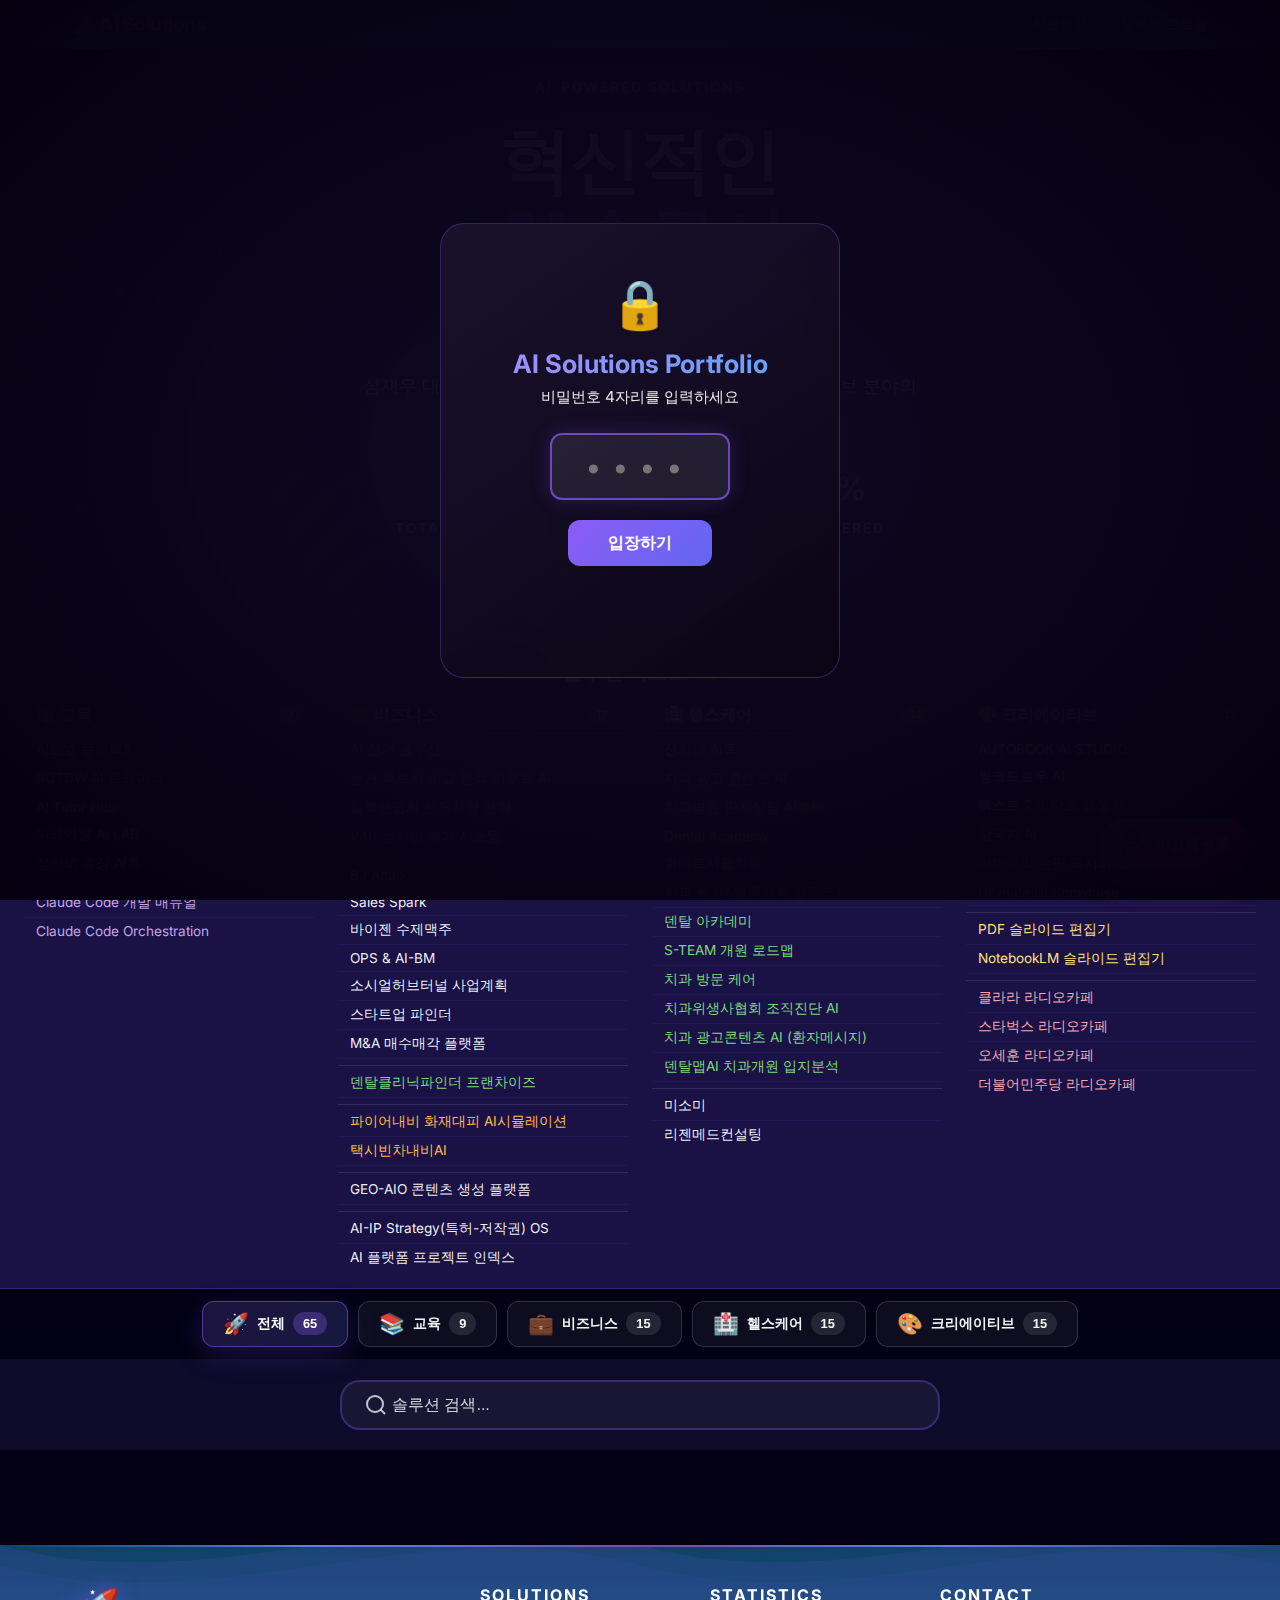
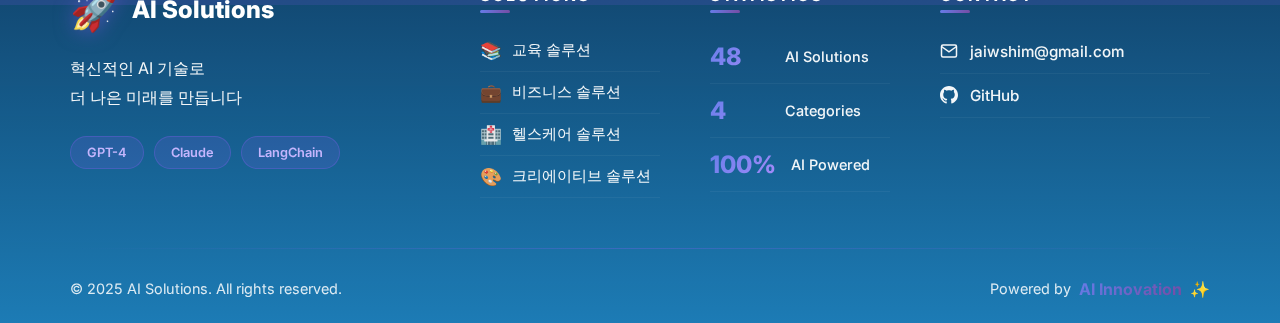
<file: index.html>
<!DOCTYPE html>
<html lang="ko">
<head>
    <meta charset="UTF-8">
    <meta name="viewport" content="width=device-width, initial-scale=1.0">
    <title>AI Solutions Portfolio</title>
    <link rel="stylesheet" href="style.css">
    <link href="https://fonts.googleapis.com/css2?family=Inter:wght@300;400;500;600;700;800;900&display=swap" rel="stylesheet">
</head>
<body>
    <!-- 페이지 접속 잠금 화면 -->
    <div class="site-lock-overlay" id="siteLockOverlay">
        <div class="site-lock-content">
            <span class="site-lock-icon">🔒</span>
            <h2>AI Solutions Portfolio</h2>
            <p>비밀번호 4자리를 입력하세요</p>
            <div class="site-lock-input-wrapper">
                <input type="password" id="siteLockInput" maxlength="4" placeholder="••••" autocomplete="off">
            </div>
            <button class="site-lock-btn" id="siteLockSubmit">입장하기</button>
            <p class="site-lock-error" id="siteLockError">비밀번호가 올바르지 않습니다</p>
        </div>
    </div>

    <!-- 상단 네비게이션 -->
    <nav class="top-nav" id="topNav">
        <div class="top-nav-container">
            <a href="#" class="top-nav-logo">🚀 AI Solutions</a>
            <div class="top-nav-links">
                <a href="#solutions" class="top-nav-link">AI솔루션</a>
                <a href="profile.html" class="top-nav-link">심재우 프로필</a>
            </div>
            <button class="top-nav-toggle" id="navToggle">
                <span></span><span></span><span></span>
            </button>
        </div>
    </nav>

    <!-- 파티클 배경 -->
    <div class="particles" id="particles"></div>

    <!-- 히어로 섹션 -->
    <section class="hero">
        <div class="hero-content">
            <div class="hero-badge">AI-Powered Solutions</div>
            <h1 class="hero-title">
                <span class="title-line">혁신적인</span>
                <span class="title-line gradient-text">AI 솔루션</span>
                <span class="title-line">포트폴리오</span>
            </h1>
            <p class="hero-description">
                심재우 대표가 개발한 교육, 비즈니스, 헬스케어, 크리에이티브 분야의<br>
                최첨단 AI 솔루션을 한눈에 만나보세요
            </p>

            <div class="hero-stats">
                <div class="hero-stat">
                    <span class="hero-stat-number" data-target="50">0</span>
                    <span class="hero-stat-label">Total Solutions</span>
                </div>
                <div class="hero-stat-divider"></div>
                <div class="hero-stat">
                    <span class="hero-stat-number" data-target="4">0</span>
                    <span class="hero-stat-label">Categories</span>
                </div>
                <div class="hero-stat-divider"></div>
                <div class="hero-stat">
                    <span class="hero-stat-number" data-target="100">0</span>
                    <span class="hero-stat-suffix">%</span>
                    <span class="hero-stat-label">AI Powered</span>
                </div>
            </div>

            <a href="#solutions" class="hero-cta">
                <span>솔루션 둘러보기</span>
                <svg width="20" height="20" viewBox="0 0 24 24" fill="none" stroke="currentColor" stroke-width="2">
                    <path d="M12 5v14M5 12l7 7 7-7"/>
                </svg>
            </a>
        </div>

        <div class="scroll-indicator">
            <div class="mouse">
                <div class="wheel"></div>
            </div>
            <span>Scroll Down</span>
        </div>
    </section>

    <!-- 솔루션 리스트 배너 -->
    <section class="solution-list-banner">
        <h2 class="solution-list-title">솔루션 리스트 <span class="solution-list-total">50</span></h2>
        <div class="solution-list-container">
            <div class="solution-list-category">
                <div class="solution-list-category-title">📚 교육 <span class="solution-list-count">7</span></div>
                <div class="solution-list-item">AI노벨 문해력5</div>
                <a href="https://jaiwshim-project.github.io/rqtdw_thinking_OS/" target="_blank" class="solution-list-item">RQTDW AI 트레이너</a>
                <a href="https://jaiwshim-project.github.io/aitutorhub/" target="_blank" class="solution-list-item">AI Tutor Hub</a>
                <a href="https://jaiwshim-project.github.io/future_competency_ai_lab/" target="_blank" class="solution-list-item">미래역량 AI LAB</a>
                <a href="https://aitalker.co.kr/edu007/1618" target="_blank" class="solution-list-item">정창덕 총장 AI톡</a>
                <a href="https://jaiwshim-project.github.io/41ClaudeManual/#home" target="_blank" class="solution-list-item gi-claude group-start">Claude Code 개발 매뉴얼</a>
                <a href="https://jaiwshim-project.github.io/51-1-ClaudeCode_Orchestration/" target="_blank" class="solution-list-item gi-claude">Claude Code Orchestration</a>
            </div>
            <div class="solution-list-category">
                <div class="solution-list-category-title">💼 비즈니스 <span class="solution-list-count">17</span></div>
                <a href="https://jaiwshim-project.github.io/aielectionlanding-/" target="_blank" class="solution-list-item gi-election">AI 선거 솔루션</a>
                <a href="https://jaiwshim-project.github.io/35-1-Election-Reports/" target="_blank" class="solution-list-item gi-election">선거 후보자 비교 분석 리포트 AI</a>
                <a href="https://jaiwshim-project.github.io/35-2-Election-Car-Route/" target="_blank" class="solution-list-item gi-election">일렉션맵AI 선거차량 전략</a>
                <a href="https://sunwoongkyu.github.io/AI_MagicShow/v40_process_diagram.html#phase5" target="_blank" class="solution-list-item gi-election">V40 정치인 평가 시스템</a>
                <a href="https://jaiwshim-project.github.io/BJAttao/index.html" target="_blank" class="solution-list-item group-start">BJ Attao</a>
                <a href="https://jaiwshim-project.github.io/sales_spark/" target="_blank" class="solution-list-item">Sales Spark</a>
                <a href="https://jaiwshim-project.github.io/weisenbeer/" target="_blank" class="solution-list-item">바이젠 수제맥주</a>
                <a href="https://jaiwshim-project.github.io/OPSAIBM/index.html" target="_blank" class="solution-list-item">OPS &amp; AI-BM</a>
                <a href="https://jaiwshim-project.github.io/21-Tunnel-Business-Plan/" target="_blank" class="solution-list-item">소시얼허브터널 사업계획</a>
                <a href="https://jaiwshim-project.github.io/32-StartupFinder/#ranking" target="_blank" class="solution-list-item">스타트업 파인더</a>
                <a href="https://jaiwshim-project.github.io/33-M-A_BuySell/" target="_blank" class="solution-list-item">M&amp;A 매수매각 플랫폼</a>
                <a href="https://jaiwshim-project.github.io/15-dental_franchise/" target="_blank" class="solution-list-item gi-dental group-start">덴탈클리닉파인더 프랜차이즈</a>
                <a href="https://jaiwshim-project.github.io/16-2-FireNavi/pages/simulation.html" target="_blank" class="solution-list-item gi-navi group-start">파이어내비 화재대피 AI시뮬레이션</a>
                <a href="https://jaiwshim-project.github.io/03-3-Taxi_Route-AI_-Navi/index.html" target="_blank" class="solution-list-item gi-navi">택시빈차내비AI</a>
                <a href="https://www.geo-aio.com/" target="_blank" class="solution-list-item group-start">GEO-AIO 콘텐츠 생성 플랫폼</a>
                <a href="https://jaiwshim-project.github.io/41-6-Patent_Copyright_Generation/" target="_blank" class="solution-list-item group-start">AI-IP Strategy(특허-저작권) OS</a>
                <a href="https://jaiwshim-project.github.io/00-Shim_Platform_Index/" target="_blank" class="solution-list-item">AI 플랫폼 프로젝트 인덱스</a>
            </div>
            <div class="solution-list-category">
                <div class="solution-list-category-title">🏥 헬스케어 <span class="solution-list-count">14</span></div>
                <a href="https://aitalker.co.kr/book008" target="_blank" class="solution-list-item gi-dental">선치과 AI톡</a>
                <a href="https://jaiwshim-project.github.io/3stepdentalad/index.html" target="_blank" class="solution-list-item gi-dental">치과 광고 콘텐츠 AI</a>
                <a href="https://aitalker.co.kr/biz018" target="_blank" class="solution-list-item gi-dental">치과병원 환자상담 AI튜터</a>
                <a href="https://jaiwshim-project.github.io/dental_academy/" target="_blank" class="solution-list-item gi-dental">Dental Academy</a>
                <a href="https://jaiwshim-project.github.io/dental_platform/index.html" target="_blank" class="solution-list-item gi-dental">화이트서울치과</a>
                <a href="https://jaiwshim-project.github.io/dental_survey/" target="_blank" class="solution-list-item gi-dental">치과 원장&amp;병원상황 설문조사</a>
                <a href="https://jaiwshim-project.github.io/11dentalacademy/user-select.html" target="_blank" class="solution-list-item gi-dental">덴탈 아카데미</a>
                <a href="https://jaiwshim-project.github.io/14_openbuildup/" target="_blank" class="solution-list-item gi-dental">S-TEAM 개원 로드맵</a>
                <a href="https://jaiwshim-project.github.io/27-Dental-Visit-Care/roadmap.html" target="_blank" class="solution-list-item gi-dental">치과 방문 케어</a>
                <a href="https://jaiwshim-project.github.io/25-Dental-Diagnosis/" target="_blank" class="solution-list-item gi-dental">치과위생사협회 조직진단 AI</a>
                <a href="https://jaiwshim-project.github.io/29-Ad_Gen_Engine_InOut/index.html" target="_blank" class="solution-list-item gi-dental">치과 광고콘텐츠 AI (환자메시지)</a>
                <a href="https://jaiwshim-project.github.io/16-Medical-Location-Selection-Map/#home" target="_blank" class="solution-list-item gi-dental">덴탈맵AI 치과개원 입지분석</a>
                <a href="https://jaiwshim-project.github.io/misomi/index.html" target="_blank" class="solution-list-item group-start">미소미</a>
                <a href="https://jaiwshim-project.github.io/mediconsulting/" target="_blank" class="solution-list-item">리젠메드컨설팅</a>
            </div>
            <div class="solution-list-category">
                <div class="solution-list-category-title">🎨 크리에이티브 <span class="solution-list-count">12</span></div>
                <a href="https://jaiwshim-project.github.io/autobook-ai-studio/" target="_blank" class="solution-list-item">AUTOBOOK AI STUDIO</a>
                <a href="https://jaiwshim-project.github.io/ThinkDraw_AI/" target="_blank" class="solution-list-item">씽크드로우 AI</a>
                <div class="solution-list-item">텍스트 2 비디오 생성기</div>
                <div class="solution-list-item">삼국지 AI</div>
                <a href="https://jaiwshim-project.github.io/41-Mother-Cooks-Recipe/" target="_blank" class="solution-list-item">어머니의 손맛 레시피</a>
                <a href="https://jaiwshim-project.github.io/03-2-Util_Showcase/" target="_blank" class="solution-list-item">Ultimate UI Showcase</a>
                <a href="https://jaiwshim-project.github.io/38-PDF_Slide_Editor/index.html" target="_blank" class="solution-list-item gi-slide group-start">PDF 슬라이드 편집기</a>
                <a href="https://noneapi-notebooklm-slide-editor-319049557914.us-west1.run.app/" target="_blank" class="solution-list-item gi-slide">NotebookLM 슬라이드 편집기</a>
                <a href="https://radiokafe.com/" target="_blank" class="solution-list-item gi-radio group-start">클라라 라디오카페</a>
                <a href="https://jaiwshim-project.github.io/37-1-Starbucks_RadioKafe/" target="_blank" class="solution-list-item gi-radio">스타벅스 라디오카페</a>
                <a href="https://jaiwshim-project.github.io/37-3-Kukmin/" target="_blank" class="solution-list-item gi-radio">오세훈 라디오카페</a>
                <a href="https://jaiwshim-project.github.io/37-2-Deobuleo_Minjudang/" target="_blank" class="solution-list-item gi-radio">더불어민주당 라디오카페</a>
            </div>
        </div>
    </section>

    <!-- 카테고리 네비게이션 -->
    <nav class="category-nav" id="solutions">
        <div class="nav-container">
            <button class="nav-btn active" data-category="all">
                <span class="nav-icon">🚀</span>
                <span class="nav-text">전체</span>
                <span class="nav-count" id="nav-total">48</span>
            </button>
            <button class="nav-btn" data-category="education">
                <span class="nav-icon">📚</span>
                <span class="nav-text">교육</span>
                <span class="nav-count" id="nav-edu">0</span>
            </button>
            <button class="nav-btn" data-category="business">
                <span class="nav-icon">💼</span>
                <span class="nav-text">비즈니스</span>
                <span class="nav-count" id="nav-biz">0</span>
            </button>
            <button class="nav-btn" data-category="healthcare">
                <span class="nav-icon">🏥</span>
                <span class="nav-text">헬스케어</span>
                <span class="nav-count" id="nav-health">0</span>
            </button>
            <button class="nav-btn" data-category="creative">
                <span class="nav-icon">🎨</span>
                <span class="nav-text">크리에이티브</span>
                <span class="nav-count" id="nav-creative">0</span>
            </button>
        </div>
    </nav>

    <!-- 검색 -->
    <section class="search-section">
        <div class="search-wrapper">
            <svg class="search-icon" width="24" height="24" viewBox="0 0 24 24" fill="none" stroke="currentColor" stroke-width="2">
                <circle cx="11" cy="11" r="8"/>
                <path d="m21 21-4.35-4.35"/>
            </svg>
            <input type="text" id="search-input" placeholder="솔루션 검색..." class="search-input">
        </div>
    </section>

    <!-- 솔루션 그리드 -->
    <main class="main">
        <div id="solutions-container"></div>
    </main>

    <!-- 푸터 -->
    <footer class="footer">
        <!-- 웨이브 장식 -->
        <div class="footer-wave">
            <svg viewBox="0 0 1200 120" preserveAspectRatio="none">
                <path d="M0,60 C200,120 400,0 600,60 C800,120 1000,0 1200,60 L1200,120 L0,120 Z" fill="rgba(139, 92, 246, 0.1)"/>
                <path d="M0,80 C200,140 400,20 600,80 C800,140 1000,20 1200,80 L1200,120 L0,120 Z" fill="rgba(139, 92, 246, 0.05)"/>
            </svg>
        </div>

        <div class="footer-container">
            <!-- 상단 섹션 -->
            <div class="footer-top">
                <!-- 브랜드 -->
                <div class="footer-brand">
                    <div class="footer-logo">
                        <span class="logo-icon">🚀</span>
                        <span class="logo-text">AI Solutions</span>
                    </div>
                    <p class="footer-tagline">혁신적인 AI 기술로<br>더 나은 미래를 만듭니다</p>
                    <div class="footer-tech-stack">
                        <span class="tech-badge">GPT-4</span>
                        <span class="tech-badge">Claude</span>
                        <span class="tech-badge">LangChain</span>
                    </div>
                </div>

                <!-- 카테고리 링크 -->
                <div class="footer-links">
                    <h4 class="footer-links-title">Solutions</h4>
                    <a href="#" class="footer-link" data-category="education">
                        <span class="link-icon">📚</span> 교육 솔루션
                    </a>
                    <a href="#" class="footer-link" data-category="business">
                        <span class="link-icon">💼</span> 비즈니스 솔루션
                    </a>
                    <a href="#" class="footer-link" data-category="healthcare">
                        <span class="link-icon">🏥</span> 헬스케어 솔루션
                    </a>
                    <a href="#" class="footer-link" data-category="creative">
                        <span class="link-icon">🎨</span> 크리에이티브 솔루션
                    </a>
                </div>

                <!-- 통계 -->
                <div class="footer-stats">
                    <h4 class="footer-links-title">Statistics</h4>
                    <div class="footer-stat-item">
                        <span class="footer-stat-num">48</span>
                        <span class="footer-stat-text">AI Solutions</span>
                    </div>
                    <div class="footer-stat-item">
                        <span class="footer-stat-num">4</span>
                        <span class="footer-stat-text">Categories</span>
                    </div>
                    <div class="footer-stat-item">
                        <span class="footer-stat-num">100%</span>
                        <span class="footer-stat-text">AI Powered</span>
                    </div>
                </div>

                <!-- 연락처 -->
                <div class="footer-contact">
                    <h4 class="footer-links-title">Contact</h4>
                    <a href="mailto:jaiwshim@gmail.com" class="footer-contact-item">
                        <svg width="18" height="18" viewBox="0 0 24 24" fill="none" stroke="currentColor" stroke-width="2">
                            <path d="M4 4h16c1.1 0 2 .9 2 2v12c0 1.1-.9 2-2 2H4c-1.1 0-2-.9-2-2V6c0-1.1.9-2 2-2z"/>
                            <polyline points="22,6 12,13 2,6"/>
                        </svg>
                        jaiwshim@gmail.com
                    </a>
                    <a href="https://github.com/jaiwshim-project" target="_blank" class="footer-contact-item">
                        <svg width="18" height="18" viewBox="0 0 24 24" fill="currentColor">
                            <path d="M12 0c-6.626 0-12 5.373-12 12 0 5.302 3.438 9.8 8.207 11.387.599.111.793-.261.793-.577v-2.234c-3.338.726-4.033-1.416-4.033-1.416-.546-1.387-1.333-1.756-1.333-1.756-1.089-.745.083-.729.083-.729 1.205.084 1.839 1.237 1.839 1.237 1.07 1.834 2.807 1.304 3.492.997.107-.775.418-1.305.762-1.604-2.665-.305-5.467-1.334-5.467-5.931 0-1.311.469-2.381 1.236-3.221-.124-.303-.535-1.524.117-3.176 0 0 1.008-.322 3.301 1.23.957-.266 1.983-.399 3.003-.404 1.02.005 2.047.138 3.006.404 2.291-1.552 3.297-1.23 3.297-1.23.653 1.653.242 2.874.118 3.176.77.84 1.235 1.911 1.235 3.221 0 4.609-2.807 5.624-5.479 5.921.43.372.823 1.102.823 2.222v3.293c0 .319.192.694.801.576 4.765-1.589 8.199-6.086 8.199-11.386 0-6.627-5.373-12-12-12z"/>
                        </svg>
                        GitHub
                    </a>
                </div>
            </div>

            <!-- 구분선 -->
            <div class="footer-divider"></div>

            <!-- 하단 섹션 -->
            <div class="footer-bottom">
                <p class="footer-copyright">
                    &copy; 2025 AI Solutions. All rights reserved.
                </p>
                <p class="footer-powered">
                    <span class="powered-text">Powered by</span>
                    <span class="powered-gradient">AI Innovation</span>
                    <span class="powered-sparkle">✨</span>
                </p>
            </div>
        </div>

    </footer>

    <!-- 비밀번호 모달 -->
    <div class="password-modal" id="passwordModal">
        <div class="password-modal-overlay"></div>
        <div class="password-modal-content">
            <div class="password-modal-header">
                <span class="password-icon">🔐</span>
                <h3>Access Protected</h3>
                <p>비밀번호 4자리를 입력하세요</p>
            </div>
            <div class="password-input-wrapper">
                <input type="password" id="passwordInput" maxlength="4" placeholder="••••" autocomplete="off">
            </div>
            <div class="password-modal-buttons">
                <button class="password-btn cancel" id="passwordCancel">취소</button>
                <button class="password-btn submit" id="passwordSubmit">확인</button>
            </div>
            <p class="password-error" id="passwordError">비밀번호가 올바르지 않습니다</p>
        </div>
    </div>

    <!-- AI심재우톡 플로팅 버튼 -->
    <button class="floating-chat-btn" id="floatingChatBtn" type="button">
        <img src="ai-assistant.png" alt="AI" class="floating-chat-icon">
        <span class="floating-chat-label">AI심재우톡</span>
    </button>

    <!-- AI심재우톡 팝업 -->
    <div class="chat-popup" id="chatPopup">
        <div class="chat-popup-header">
            <div class="chat-popup-title">
                <img src="ai-assistant.png" alt="AI" class="chat-popup-title-icon">
                <span>AI심재우톡</span>
            </div>
            <button class="chat-popup-close" id="chatPopupClose" type="button">&times;</button>
        </div>
        <div class="chat-popup-body">
            <iframe src="https://aitalker.co.kr/jws/" frameborder="0" allow="microphone; camera" allowfullscreen></iframe>
        </div>
    </div>

    <script src="script.js?v=20"></script>
</body>
</html>
</file>
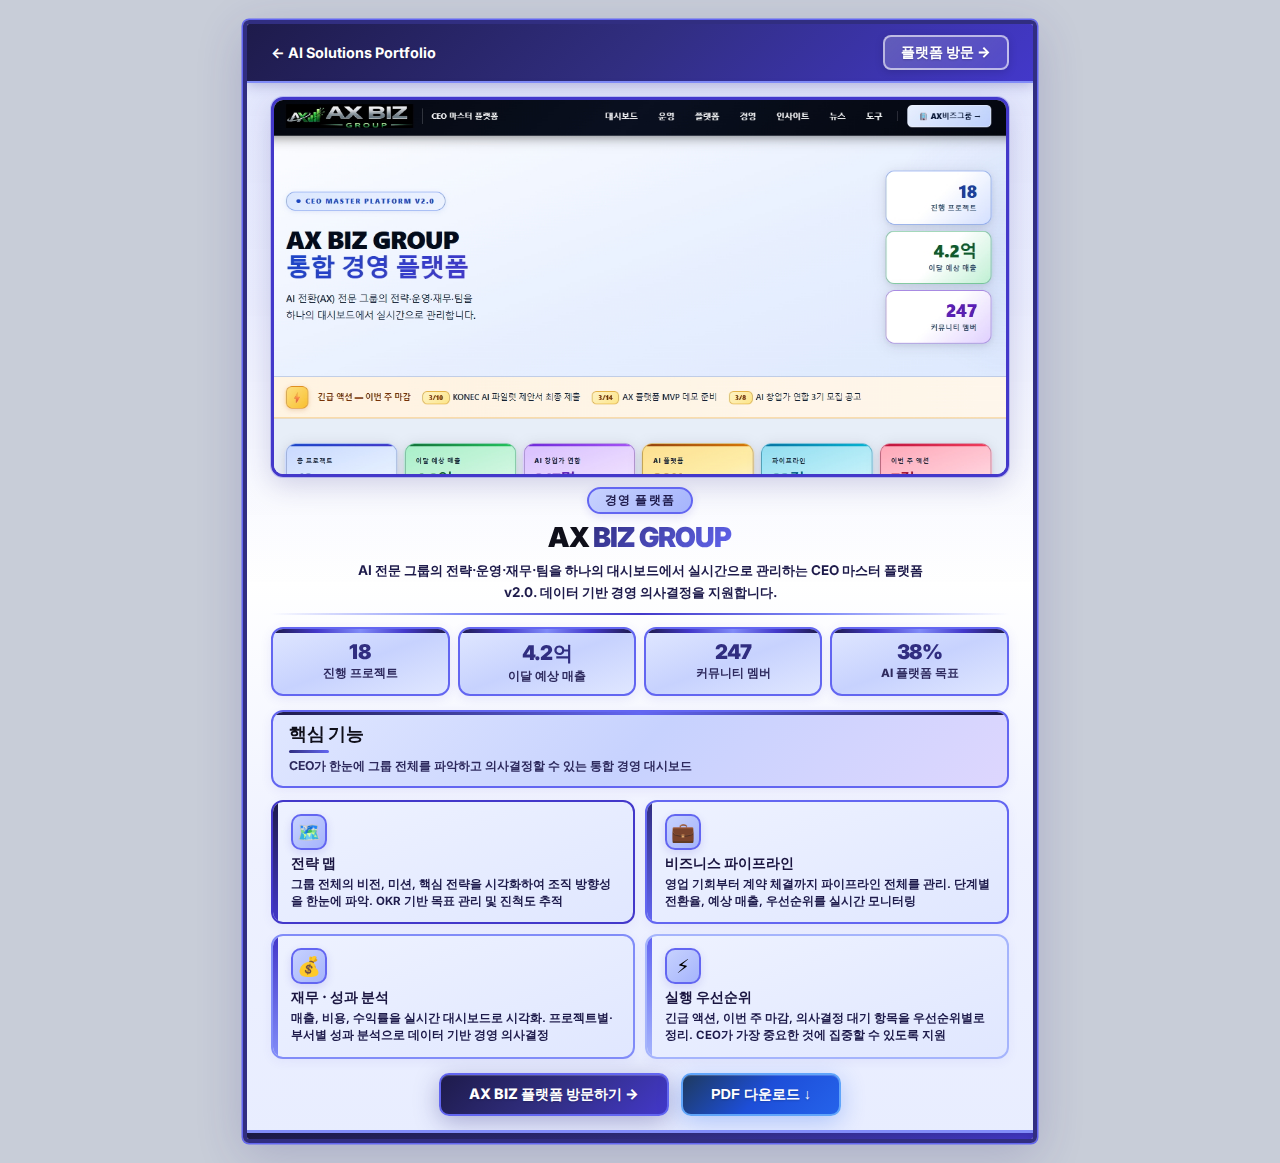
<file: ax-biz.html>
<!DOCTYPE html>
<html lang="ko">
<head>
<meta charset="UTF-8">
<meta name="viewport" content="width=device-width, initial-scale=1.0">
<title>AX BIZ GROUP — AI Solutions Portfolio</title>
<link href="https://fonts.googleapis.com/css2?family=Inter:wght@300;400;500;600;700;800;900&display=swap" rel="stylesheet">
<style>
*,*::before,*::after{box-sizing:border-box;margin:0;padding:0}
body{font-family:'Inter',system-ui,sans-serif;background:#c8cdd8;display:flex;justify-content:center;align-items:flex-start;min-height:100vh;padding:20px 0}

.a4-page{width:210mm;min-height:297mm;max-height:297mm;background:linear-gradient(180deg,#e8edff 0%,#eef1ff 25%,#fff 50%,#eef1ff 75%,#e8edff 100%);border:4px solid #312e81;border-radius:6px;box-shadow:0 0 0 1.5px #6366f1,0 12px 48px rgba(49,46,129,0.2);overflow:hidden;display:flex;flex-direction:column;position:relative;font-weight:700}

.top-bar{background:linear-gradient(135deg,#1e1b4b,#312e81,#4338ca);padding:11px 24px;display:flex;align-items:center;justify-content:space-between;border-bottom:2.5px solid #818cf8;box-shadow:0 2px 12px rgba(49,46,129,0.3)}
.top-bar a{color:#fff;text-decoration:none;font-size:0.9rem;font-weight:700;text-shadow:0 1px 2px rgba(0,0,0,0.2)}
.top-bar .visit-btn{background:linear-gradient(135deg,rgba(255,255,255,0.2),rgba(255,255,255,0.1));padding:6px 16px;border-radius:8px;font-weight:800;border:2px solid rgba(255,255,255,0.6);backdrop-filter:blur(4px);transition:all .2s;box-shadow:0 2px 8px rgba(0,0,0,0.15)}
.top-bar .visit-btn:hover{background:rgba(255,255,255,0.35);border-color:#fff;box-shadow:0 4px 16px rgba(99,102,241,0.4)}

.hero{text-align:center;padding:14px 24px 12px;position:relative;background:linear-gradient(180deg,rgba(67,56,202,0.03),transparent)}
.hero::after{content:'';position:absolute;bottom:0;left:24px;right:24px;height:2px;background:linear-gradient(90deg,transparent,#818cf8,#4338ca,#818cf8,transparent)}
.hero-img{width:100%;max-width:100%;margin:0 auto 10px;border-radius:12px;overflow:hidden;border:3px solid #4338ca;box-shadow:0 8px 28px rgba(49,46,129,0.2),0 0 0 1px rgba(99,102,241,0.3),inset 0 0 20px rgba(67,56,202,0.05)}
.hero-img img{width:100%;display:block;max-height:99mm;object-fit:cover;object-position:top}
.badge{display:inline-block;background:linear-gradient(135deg,#c7d2fe,#a5b4fc);font-size:0.72rem;font-weight:800;letter-spacing:0.1em;color:#1e1b4b;padding:4px 16px;border-radius:14px;border:2px solid #6366f1;margin-bottom:6px;box-shadow:0 3px 10px rgba(67,56,202,0.15)}
.hero h1{font-size:1.72rem;font-weight:900;letter-spacing:-0.03em;margin-bottom:6px;color:#0f0f1a}
.hero h1 em{font-style:normal;background:linear-gradient(135deg,#312e81,#6366f1,#4338ca);background-size:200% 200%;-webkit-background-clip:text;-webkit-text-fill-color:transparent}
.hero-sub{font-size:0.84rem;color:#1e1b4b;line-height:1.6;max-width:580px;margin:0 auto}

.content{flex:1;padding:12px 24px 0}

.stats-row{display:grid;grid-template-columns:repeat(4,1fr);gap:8px;margin-bottom:14px}
.stat-card{background:linear-gradient(160deg,#e0e7ff,#c7d2fe,#e0e7ff);border:2.5px solid #6366f1;border-radius:12px;padding:10px 8px;text-align:center;position:relative;overflow:hidden;box-shadow:0 3px 12px rgba(67,56,202,0.1)}
.stat-card::before{content:'';position:absolute;top:0;left:0;right:0;height:3.5px;background:linear-gradient(90deg,#1e1b4b,#4338ca,#818cf8,#4338ca,#1e1b4b)}
.stat-num{font-size:1.27rem;font-weight:900;color:#312e81;letter-spacing:-0.03em}
.stat-label{font-size:0.72rem;color:#2e2a5e;margin-top:2px;font-weight:800}

.section-header{background:linear-gradient(135deg,#e0e7ff,#c7d2fe,#ddd6fe);border:2.5px solid #6366f1;border-radius:12px;padding:10px 16px;margin-bottom:12px;box-shadow:0 3px 12px rgba(67,56,202,0.08);position:relative;overflow:hidden}
.section-header::before{content:'';position:absolute;top:0;left:0;right:0;height:3px;background:linear-gradient(90deg,#1e1b4b,#6366f1,#1e1b4b)}
.section-title{font-size:1.12rem;font-weight:900;letter-spacing:-0.02em;color:#0f0f1a;margin-bottom:2px}
.divider{width:40px;height:3px;background:linear-gradient(90deg,#312e81,#6366f1);border-radius:4px;margin:4px 0 4px}
.section-desc{font-size:0.77rem;color:#2e2a5e;line-height:1.5;margin:0}

.features-grid{display:grid;grid-template-columns:repeat(2,1fr);gap:10px}
.feature-card{background:linear-gradient(160deg,#eef2ff,#e0e7ff);border:2.5px solid rgba(67,56,202,0.3);border-radius:12px;padding:12px 14px 12px 18px;position:relative;overflow:hidden;transition:border-color .2s;box-shadow:0 3px 12px rgba(67,56,202,0.06)}
.feature-card::before{content:'';position:absolute;top:0;left:0;bottom:0;width:5px;border-radius:3px 0 0 3px}
.feature-card:nth-child(1)::before{background:linear-gradient(180deg,#1e1b4b,#4338ca)}
.feature-card:nth-child(2)::before{background:linear-gradient(180deg,#312e81,#6366f1)}
.feature-card:nth-child(3)::before{background:linear-gradient(180deg,#4338ca,#818cf8)}
.feature-card:nth-child(4)::before{background:linear-gradient(180deg,#6366f1,#a5b4fc)}
.feature-card:nth-child(1){border-color:#4338ca}
.feature-card:nth-child(2){border-color:#6366f1}
.feature-card:nth-child(3){border-color:#818cf8}
.feature-card:nth-child(4){border-color:#a5b4fc}
.feature-icon{font-size:1.2rem;margin-bottom:4px;width:36px;height:36px;display:flex;align-items:center;justify-content:center;background:linear-gradient(135deg,#c7d2fe,#a5b4fc);border:2px solid #6366f1;border-radius:10px;box-shadow:0 3px 8px rgba(67,56,202,0.15)}
.feature-title{font-size:0.9rem;font-weight:800;margin-bottom:3px;color:#1a1540}
.feature-desc{font-size:0.72rem;color:#1e1b4b;line-height:1.5}

.cta-section{text-align:center;padding:14px 0 14px;display:flex;justify-content:center;gap:12px}
.cta-btn{display:inline-flex;align-items:center;gap:6px;background:linear-gradient(135deg,#1e1b4b,#312e81,#4338ca);color:#fff;font-weight:800;font-size:0.9rem;padding:10px 28px;border-radius:10px;text-decoration:none;border:2.5px solid #6366f1;box-shadow:0 6px 24px rgba(49,46,129,0.35),inset 0 1px 0 rgba(255,255,255,0.2);transition:all .2s;text-shadow:0 1px 2px rgba(0,0,0,0.2)}
.cta-btn:hover{transform:translateY(-1px);box-shadow:0 8px 32px rgba(49,46,129,0.45)}
.pdf-btn{display:inline-flex;align-items:center;gap:6px;background:linear-gradient(135deg,#1e3a5f,#1d4ed8,#2563eb);color:#fff;font-weight:800;font-size:0.9rem;padding:10px 28px;border-radius:10px;border:2.5px solid #60a5fa;box-shadow:0 6px 24px rgba(37,99,235,0.3),inset 0 1px 0 rgba(255,255,255,0.2);cursor:pointer;transition:all .2s;text-shadow:0 1px 2px rgba(0,0,0,0.2)}
.pdf-btn:hover{transform:translateY(-1px);box-shadow:0 8px 32px rgba(37,99,235,0.45)}

.footer-bar{background:linear-gradient(135deg,#1e1b4b,#312e81,#4338ca);border-top:3px solid #818cf8;padding:9px 24px;text-align:center;font-size:0.7rem;color:#fff;font-weight:700;letter-spacing:0.03em;text-shadow:0 1px 2px rgba(0,0,0,0.3);box-shadow:inset 0 2px 8px rgba(0,0,0,0.15)}

@media print{
  @page{size:A4 portrait;margin:0}
  html,body{width:210mm;height:297mm;margin:0;padding:0;background:#fff;display:block;min-height:auto;overflow:visible}
  .a4-page{width:210mm;height:297mm;min-height:297mm;max-height:297mm;margin:0;padding:0;border:4px solid #312e81;box-shadow:none;border-radius:0;overflow:visible;-webkit-print-color-adjust:exact;print-color-adjust:exact;background:linear-gradient(180deg,#e8edff 0%,#eef1ff 25%,#fff 50%,#eef1ff 75%,#e8edff 100%)}
  .cta-section{display:none}
  *{-webkit-print-color-adjust:exact;print-color-adjust:exact}
}

@media(max-width:210mm){
  .a4-page{width:100%;min-height:auto;max-height:none;border-radius:0;border-width:2px}
  .hero-img img{max-height:180px}
}
</style>
</head>
<body>
<div class="a4-page">
  <div class="top-bar">
    <a href="index.html" class="back">← AI Solutions Portfolio</a>
    <a href="https://jaiwshim-project.github.io/01-2-AXBizGroup/" target="_blank" class="visit-btn">플랫폼 방문 →</a>
  </div>

  <section class="hero">
    <div class="hero-img"><img src="ax-biz-hero.jpg" alt="AX BIZ GROUP"></div>
    <div class="badge">경영 플랫폼</div>
    <h1>AX <em>BIZ GROUP</em></h1>
    <p class="hero-sub">AI 전문 그룹의 전략·운영·재무·팀을 하나의 대시보드에서 실시간으로 관리하는 CEO 마스터 플랫폼 v2.0. 데이터 기반 경영 의사결정을 지원합니다.</p>
  </section>

  <section class="content">
    <div class="stats-row">
      <div class="stat-card"><div class="stat-num">18</div><div class="stat-label">진행 프로젝트</div></div>
      <div class="stat-card"><div class="stat-num">4.2억</div><div class="stat-label">이달 예상 매출</div></div>
      <div class="stat-card"><div class="stat-num">247</div><div class="stat-label">커뮤니티 멤버</div></div>
      <div class="stat-card"><div class="stat-num">38%</div><div class="stat-label">AI 플랫폼 목표</div></div>
    </div>

    <div class="section-header">
      <div class="section-title">핵심 기능</div>
      <div class="divider"></div>
      <div class="section-desc">CEO가 한눈에 그룹 전체를 파악하고 의사결정할 수 있는 통합 경영 대시보드</div>
    </div>

    <div class="features-grid">
      <div class="feature-card">
        <div class="feature-icon">🗺️</div>
        <div class="feature-title">전략 맵</div>
        <div class="feature-desc">그룹 전체의 비전, 미션, 핵심 전략을 시각화하여 조직 방향성을 한눈에 파악. OKR 기반 목표 관리 및 진척도 추적</div>
      </div>
      <div class="feature-card">
        <div class="feature-icon">💼</div>
        <div class="feature-title">비즈니스 파이프라인</div>
        <div class="feature-desc">영업 기회부터 계약 체결까지 파이프라인 전체를 관리. 단계별 전환율, 예상 매출, 우선순위를 실시간 모니터링</div>
      </div>
      <div class="feature-card">
        <div class="feature-icon">💰</div>
        <div class="feature-title">재무 · 성과 분석</div>
        <div class="feature-desc">매출, 비용, 수익률을 실시간 대시보드로 시각화. 프로젝트별·부서별 성과 분석으로 데이터 기반 경영 의사결정</div>
      </div>
      <div class="feature-card">
        <div class="feature-icon">⚡</div>
        <div class="feature-title">실행 우선순위</div>
        <div class="feature-desc">긴급 액션, 이번 주 마감, 의사결정 대기 항목을 우선순위별로 정리. CEO가 가장 중요한 것에 집중할 수 있도록 지원</div>
      </div>
    </div>
  </section>

  <section class="cta-section">
    <a href="https://jaiwshim-project.github.io/01-2-AXBizGroup/" target="_blank" class="cta-btn">AX BIZ 플랫폼 방문하기 →</a>
    <button class="pdf-btn" onclick="window.print()">PDF 다운로드 ↓</button>
  </section>

  <div class="footer-bar">© 2026 AX BIZ GROUP · AI Platforms Portfolio by 심재우</div>
</div>
</body>
</html>
</file>
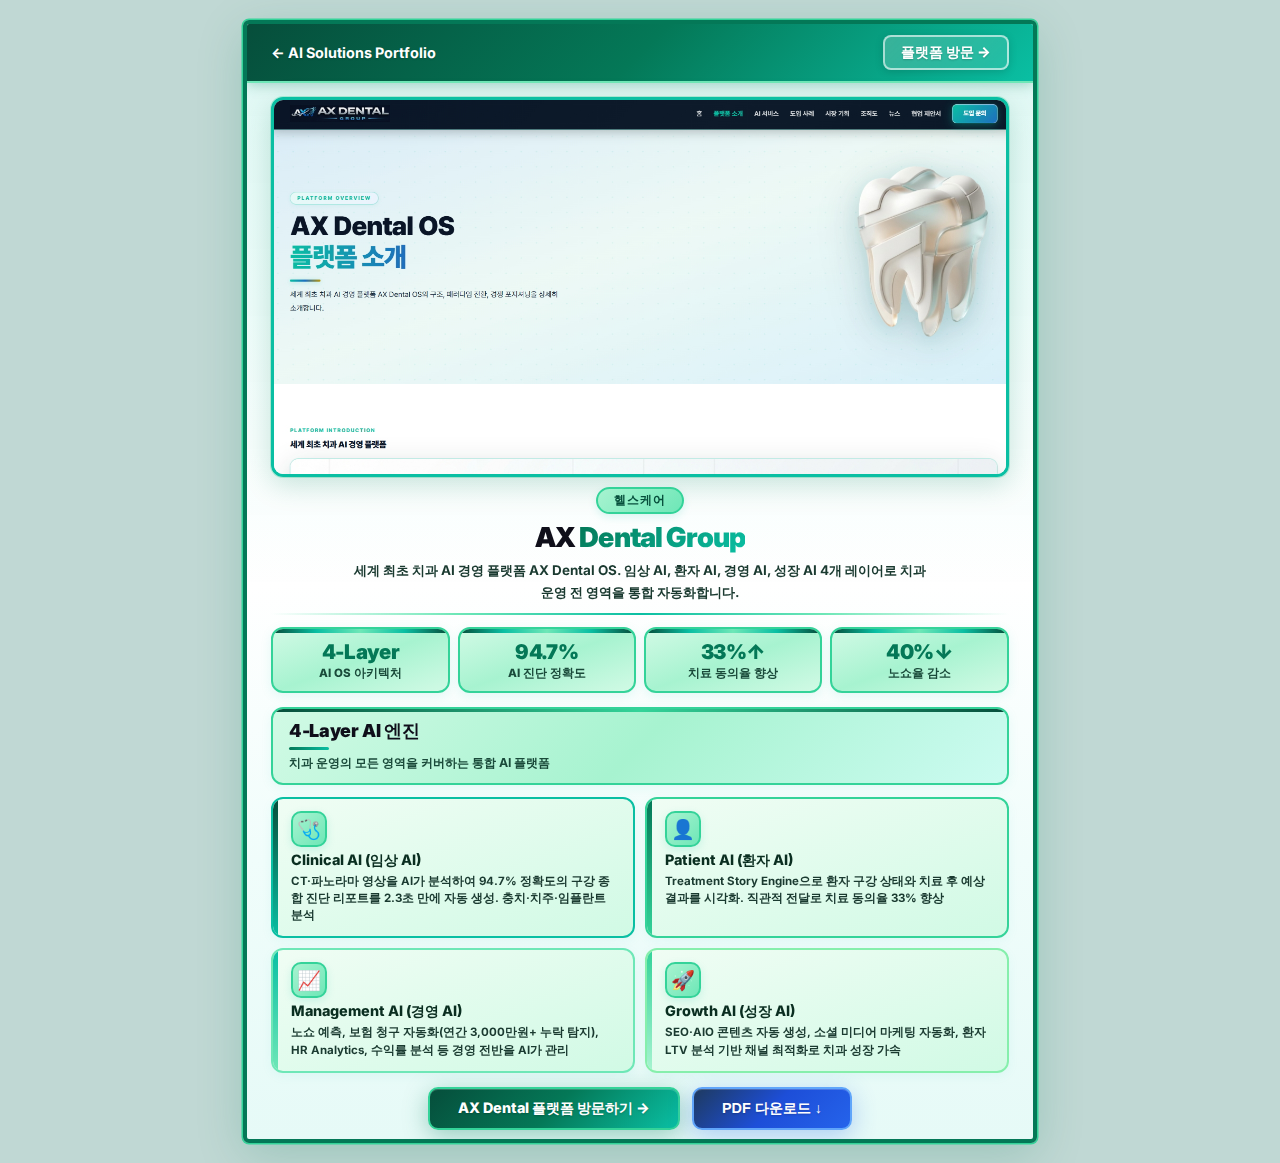
<file: ax-dental.html>
<!DOCTYPE html>
<html lang="ko">
<head>
<meta charset="UTF-8">
<meta name="viewport" content="width=device-width, initial-scale=1.0">
<title>AX Dental Group — AI Solutions Portfolio</title>
<link href="https://fonts.googleapis.com/css2?family=Inter:wght@300;400;500;600;700;800;900&display=swap" rel="stylesheet">
<style>
*,*::before,*::after{box-sizing:border-box;margin:0;padding:0}
body{font-family:'Inter',system-ui,sans-serif;background:#c0d8d4;display:flex;justify-content:center;align-items:flex-start;min-height:100vh;padding:20px 0}

.a4-page{width:210mm;min-height:297mm;max-height:297mm;background:linear-gradient(180deg,#e6faf7 0%,#f0fdfb 25%,#fff 50%,#f0fdfb 75%,#e6faf7 100%);border:4px solid #047857;border-radius:6px;box-shadow:0 0 0 1.5px #34d399,0 12px 48px rgba(4,120,87,0.2);overflow:hidden;display:flex;flex-direction:column;position:relative;font-weight:700}

.top-bar{background:linear-gradient(135deg,#064e3b,#047857,#0ABFA3);padding:11px 24px;display:flex;align-items:center;justify-content:space-between;border-bottom:2.5px solid #6ee7b7;box-shadow:0 2px 12px rgba(4,120,87,0.3)}
.top-bar a{color:#fff;text-decoration:none;font-size:0.9rem;font-weight:700;text-shadow:0 1px 2px rgba(0,0,0,0.2)}
.top-bar .visit-btn{background:linear-gradient(135deg,rgba(255,255,255,0.2),rgba(255,255,255,0.1));padding:6px 16px;border-radius:8px;font-weight:800;border:2px solid rgba(255,255,255,0.6);backdrop-filter:blur(4px);transition:all .2s;box-shadow:0 2px 8px rgba(0,0,0,0.15)}
.top-bar .visit-btn:hover{background:rgba(255,255,255,0.35);border-color:#fff;box-shadow:0 4px 16px rgba(10,191,163,0.4)}

.hero{text-align:center;padding:14px 24px 12px;position:relative;background:linear-gradient(180deg,rgba(10,191,163,0.03),transparent)}
.hero::after{content:'';position:absolute;bottom:0;left:24px;right:24px;height:2px;background:linear-gradient(90deg,transparent,#6ee7b7,#0ABFA3,#6ee7b7,transparent)}
.hero-img{width:100%;max-width:100%;margin:0 auto 10px;border-radius:12px;overflow:hidden;border:3px solid #0ABFA3;box-shadow:0 8px 28px rgba(4,120,87,0.2),0 0 0 1px rgba(52,211,153,0.3),inset 0 0 20px rgba(10,191,163,0.05)}
.hero-img img{width:100%;display:block;max-height:99mm;object-fit:cover;object-position:top}
.badge{display:inline-block;background:linear-gradient(135deg,#a7f3d0,#6ee7b7);font-size:0.72rem;font-weight:800;letter-spacing:0.1em;color:#064e3b;padding:4px 16px;border-radius:14px;border:2px solid #34d399;margin-bottom:6px;box-shadow:0 3px 10px rgba(10,191,163,0.15)}
.hero h1{font-size:1.72rem;font-weight:900;letter-spacing:-0.03em;margin-bottom:6px;color:#0f0f1a}
.hero h1 em{font-style:normal;background:linear-gradient(135deg,#047857,#0ABFA3,#1E6FBF);background-size:200% 200%;-webkit-background-clip:text;-webkit-text-fill-color:transparent}
.hero-sub{font-size:0.84rem;color:#1a3a30;line-height:1.6;max-width:580px;margin:0 auto}

.content{flex:1;padding:12px 24px 0}

.stats-row{display:grid;grid-template-columns:repeat(4,1fr);gap:8px;margin-bottom:14px}
.stat-card{background:linear-gradient(160deg,#d1fae5,#a7f3d0,#d1fae5);border:2.5px solid #34d399;border-radius:12px;padding:10px 8px;text-align:center;position:relative;overflow:hidden;box-shadow:0 3px 12px rgba(10,191,163,0.1)}
.stat-card::before{content:'';position:absolute;top:0;left:0;right:0;height:3.5px;background:linear-gradient(90deg,#064e3b,#0ABFA3,#6ee7b7,#0ABFA3,#064e3b)}
.stat-num{font-size:1.27rem;font-weight:900;color:#047857;letter-spacing:-0.03em}
.stat-label{font-size:0.72rem;color:#1a4a3a;margin-top:2px;font-weight:800}

.section-header{background:linear-gradient(135deg,#d1fae5,#a7f3d0,#ccfbf1);border:2.5px solid #34d399;border-radius:12px;padding:10px 16px;margin-bottom:12px;box-shadow:0 3px 12px rgba(10,191,163,0.08);position:relative;overflow:hidden}
.section-header::before{content:'';position:absolute;top:0;left:0;right:0;height:3px;background:linear-gradient(90deg,#064e3b,#34d399,#064e3b)}
.section-title{font-size:1.12rem;font-weight:900;letter-spacing:-0.02em;color:#0f0f1a;margin-bottom:2px}
.divider{width:40px;height:3px;background:linear-gradient(90deg,#047857,#0ABFA3);border-radius:4px;margin:4px 0 4px}
.section-desc{font-size:0.77rem;color:#1a4a3a;line-height:1.5;margin:0}

.features-grid{display:grid;grid-template-columns:repeat(2,1fr);gap:10px}
.feature-card{background:linear-gradient(160deg,#f0fdf4,#d1fae5);border:2.5px solid rgba(10,191,163,0.3);border-radius:12px;padding:12px 14px 12px 18px;position:relative;overflow:hidden;transition:border-color .2s;box-shadow:0 3px 12px rgba(10,191,163,0.06)}
.feature-card::before{content:'';position:absolute;top:0;left:0;bottom:0;width:5px;border-radius:3px 0 0 3px}
.feature-card:nth-child(1)::before{background:linear-gradient(180deg,#064e3b,#0ABFA3)}
.feature-card:nth-child(2)::before{background:linear-gradient(180deg,#047857,#34d399)}
.feature-card:nth-child(3)::before{background:linear-gradient(180deg,#0ABFA3,#6ee7b7)}
.feature-card:nth-child(4)::before{background:linear-gradient(180deg,#34d399,#a7f3d0)}
.feature-card:nth-child(1){border-color:#0ABFA3}
.feature-card:nth-child(2){border-color:#34d399}
.feature-card:nth-child(3){border-color:#6ee7b7}
.feature-card:nth-child(4){border-color:#86efac}
.feature-icon{font-size:1.2rem;margin-bottom:4px;width:36px;height:36px;display:flex;align-items:center;justify-content:center;background:linear-gradient(135deg,#a7f3d0,#6ee7b7);border:2px solid #34d399;border-radius:10px;box-shadow:0 3px 8px rgba(10,191,163,0.15)}
.feature-title{font-size:0.9rem;font-weight:800;margin-bottom:3px;color:#0a2e20}
.feature-desc{font-size:0.72rem;color:#1a3a30;line-height:1.5}

.cta-section{text-align:center;padding:14px 0 14px;display:flex;justify-content:center;gap:12px}
.cta-btn{display:inline-flex;align-items:center;gap:6px;background:linear-gradient(135deg,#064e3b,#047857,#0ABFA3);color:#fff;font-weight:800;font-size:0.9rem;padding:10px 28px;border-radius:10px;text-decoration:none;border:2.5px solid #34d399;box-shadow:0 6px 24px rgba(4,120,87,0.35),inset 0 1px 0 rgba(255,255,255,0.2);transition:all .2s;text-shadow:0 1px 2px rgba(0,0,0,0.2)}
.cta-btn:hover{transform:translateY(-1px);box-shadow:0 8px 32px rgba(4,120,87,0.45)}
.pdf-btn{display:inline-flex;align-items:center;gap:6px;background:linear-gradient(135deg,#1e3a5f,#1d4ed8,#2563eb);color:#fff;font-weight:800;font-size:0.9rem;padding:10px 28px;border-radius:10px;border:2.5px solid #60a5fa;box-shadow:0 6px 24px rgba(37,99,235,0.3),inset 0 1px 0 rgba(255,255,255,0.2);cursor:pointer;transition:all .2s;text-shadow:0 1px 2px rgba(0,0,0,0.2)}
.pdf-btn:hover{transform:translateY(-1px);box-shadow:0 8px 32px rgba(37,99,235,0.45)}

.footer-bar{background:linear-gradient(135deg,#064e3b,#047857,#0ABFA3);border-top:3px solid #6ee7b7;padding:9px 24px;text-align:center;font-size:0.7rem;color:#fff;font-weight:700;letter-spacing:0.03em;text-shadow:0 1px 2px rgba(0,0,0,0.3);box-shadow:inset 0 2px 8px rgba(0,0,0,0.15)}

@media print{
  @page{size:A4 portrait;margin:0}
  html,body{width:210mm;height:297mm;margin:0;padding:0;background:#fff;display:block;min-height:auto;overflow:visible}
  .a4-page{width:210mm;height:297mm;min-height:297mm;max-height:297mm;margin:0;padding:0;border:4px solid #047857;box-shadow:none;border-radius:0;overflow:visible;-webkit-print-color-adjust:exact;print-color-adjust:exact;background:linear-gradient(180deg,#e6faf7 0%,#f0fdfb 25%,#fff 50%,#f0fdfb 75%,#e6faf7 100%)}
  .cta-section{display:none}
  *{-webkit-print-color-adjust:exact;print-color-adjust:exact}
}

@media(max-width:210mm){
  .a4-page{width:100%;min-height:auto;max-height:none;border-radius:0;border-width:2px}
  .hero-img img{max-height:180px}
}
</style>
</head>
<body>
<div class="a4-page">
  <div class="top-bar">
    <a href="index.html" class="back">← AI Solutions Portfolio</a>
    <a href="https://jaiwshim-project.github.io/01-3-AXDentalGroup/" target="_blank" class="visit-btn">플랫폼 방문 →</a>
  </div>

  <section class="hero">
    <div class="hero-img"><img src="ax-dental-hero.jpg" alt="AX Dental Group"></div>
    <div class="badge">헬스케어</div>
    <h1>AX <em>Dental Group</em></h1>
    <p class="hero-sub">세계 최초 치과 AI 경영 플랫폼 AX Dental OS. 임상 AI, 환자 AI, 경영 AI, 성장 AI 4개 레이어로 치과 운영 전 영역을 통합 자동화합니다.</p>
  </section>

  <section class="content">
    <div class="stats-row">
      <div class="stat-card"><div class="stat-num">4-Layer</div><div class="stat-label">AI OS 아키텍처</div></div>
      <div class="stat-card"><div class="stat-num">94.7%</div><div class="stat-label">AI 진단 정확도</div></div>
      <div class="stat-card"><div class="stat-num">33%↑</div><div class="stat-label">치료 동의율 향상</div></div>
      <div class="stat-card"><div class="stat-num">40%↓</div><div class="stat-label">노쇼율 감소</div></div>
    </div>

    <div class="section-header">
      <div class="section-title">4-Layer AI 엔진</div>
      <div class="divider"></div>
      <div class="section-desc">치과 운영의 모든 영역을 커버하는 통합 AI 플랫폼</div>
    </div>

    <div class="features-grid">
      <div class="feature-card">
        <div class="feature-icon">🩺</div>
        <div class="feature-title">Clinical AI (임상 AI)</div>
        <div class="feature-desc">CT·파노라마 영상을 AI가 분석하여 94.7% 정확도의 구강 종합 진단 리포트를 2.3초 만에 자동 생성. 충치·치주·임플란트 분석</div>
      </div>
      <div class="feature-card">
        <div class="feature-icon">👤</div>
        <div class="feature-title">Patient AI (환자 AI)</div>
        <div class="feature-desc">Treatment Story Engine으로 환자 구강 상태와 치료 후 예상 결과를 시각화. 직관적 전달로 치료 동의율 33% 향상</div>
      </div>
      <div class="feature-card">
        <div class="feature-icon">📈</div>
        <div class="feature-title">Management AI (경영 AI)</div>
        <div class="feature-desc">노쇼 예측, 보험 청구 자동화(연간 3,000만원+ 누락 탐지), HR Analytics, 수익률 분석 등 경영 전반을 AI가 관리</div>
      </div>
      <div class="feature-card">
        <div class="feature-icon">🚀</div>
        <div class="feature-title">Growth AI (성장 AI)</div>
        <div class="feature-desc">SEO·AIO 콘텐츠 자동 생성, 소셜 미디어 마케팅 자동화, 환자 LTV 분석 기반 채널 최적화로 치과 성장 가속</div>
      </div>
    </div>
  </section>

  <section class="cta-section">
    <a href="https://jaiwshim-project.github.io/01-3-AXDentalGroup/" target="_blank" class="cta-btn">AX Dental 플랫폼 방문하기 →</a>
    <button class="pdf-btn" onclick="window.print()">PDF 다운로드 ↓</button>
  </section>

  <div class="footer-bar">© 2026 AX Dental Group · AI Platforms Portfolio by 심재우</div>
</div>
</body>
</html>
</file>
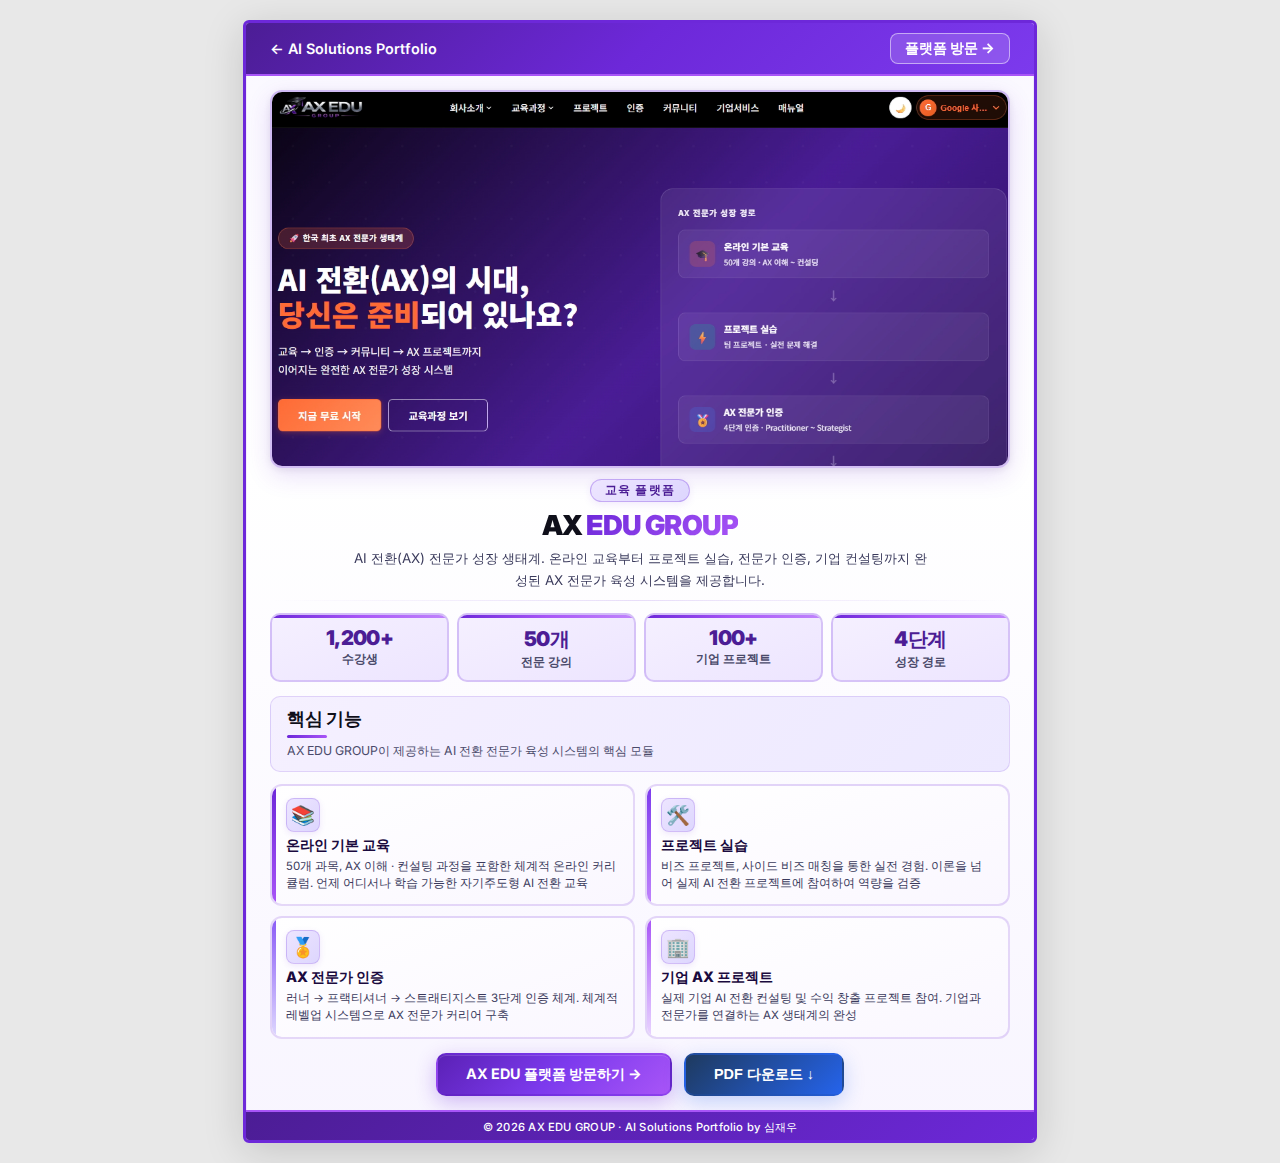
<file: ax-edu.html>
<!DOCTYPE html>
<html lang="ko">
<head>
<meta charset="UTF-8">
<meta name="viewport" content="width=device-width, initial-scale=1.0">
<title>AX EDU GROUP — AI Solutions Portfolio</title>
<link href="https://fonts.googleapis.com/css2?family=Inter:wght@300;400;500;600;700;800;900&display=swap" rel="stylesheet">
<style>
*,*::before,*::after{box-sizing:border-box;margin:0;padding:0}
body{font-family:'Inter',system-ui,sans-serif;background:#e8e8e8;display:flex;justify-content:center;align-items:flex-start;min-height:100vh;padding:20px 0}

.a4-page{width:210mm;min-height:297mm;max-height:297mm;background:linear-gradient(180deg,#faf8ff 0%,#fff 40%,#f8f5ff 100%);border:3px solid #6d28d9;border-radius:6px;box-shadow:0 8px 40px rgba(0,0,0,0.15),inset 0 0 0 1px rgba(109,40,217,0.08);overflow:hidden;display:flex;flex-direction:column;position:relative}

.top-bar{background:linear-gradient(135deg,#4c1d95,#6d28d9,#7c3aed);padding:10px 24px;display:flex;align-items:center;justify-content:space-between;border-bottom:2px solid #a855f7}
.top-bar a{color:#fff;text-decoration:none;font-size:0.9rem;font-weight:600}
.top-bar .visit-btn{background:rgba(255,255,255,0.15);padding:5px 14px;border-radius:8px;font-weight:700;border:1.5px solid rgba(255,255,255,0.5);backdrop-filter:blur(4px);transition:all .2s}
.top-bar .visit-btn:hover{background:rgba(255,255,255,0.3);border-color:#fff}

.hero{text-align:center;padding:14px 24px 10px;position:relative}
.hero::after{content:'';position:absolute;bottom:0;left:24px;right:24px;height:1px;background:linear-gradient(90deg,transparent,rgba(109,40,217,0.15),transparent)}
.hero-img{width:100%;max-width:100%;margin:0 auto 10px;border-radius:12px;overflow:hidden;border:2.5px solid rgba(109,40,217,0.3);box-shadow:0 8px 24px rgba(109,40,217,0.15),0 2px 8px rgba(0,0,0,0.08)}
.hero-img img{width:100%;display:block;max-height:99mm;object-fit:cover;object-position:top}
.badge{display:inline-block;background:linear-gradient(135deg,#ede5ff,#ddd6fe);font-size:0.72rem;font-weight:800;letter-spacing:0.1em;color:#4c1d95;padding:3px 14px;border-radius:12px;border:1.5px solid rgba(109,40,217,0.3);margin-bottom:6px;box-shadow:0 2px 8px rgba(109,40,217,0.1)}
.hero h1{font-size:1.72rem;font-weight:900;letter-spacing:-0.03em;margin-bottom:6px;color:#0f0f1a}
.hero h1 em{font-style:normal;background:linear-gradient(135deg,#6d28d9,#a855f7);-webkit-background-clip:text;-webkit-text-fill-color:transparent}
.hero-sub{font-size:0.84rem;color:#3a3a5c;line-height:1.6;max-width:580px;margin:0 auto}

.content{flex:1;padding:12px 24px 0}

.stats-row{display:grid;grid-template-columns:repeat(4,1fr);gap:8px;margin-bottom:14px}
.stat-card{background:linear-gradient(160deg,#f5f0ff,#ede5ff);border:2px solid rgba(109,40,217,0.22);border-radius:10px;padding:10px 8px;text-align:center;position:relative;overflow:hidden}
.stat-card::before{content:'';position:absolute;top:0;left:0;right:0;height:3px;background:linear-gradient(90deg,#6d28d9,#a855f7,#c084fc)}
.stat-num{font-size:1.27rem;font-weight:900;color:#4c1d95;letter-spacing:-0.03em}
.stat-label{font-size:0.72rem;color:#4a4a6a;margin-top:2px;font-weight:700}

.section-header{background:linear-gradient(135deg,#f5f0ff,#ede9ff);border:1.5px solid rgba(109,40,217,0.15);border-radius:10px;padding:10px 16px;margin-bottom:12px}
.section-title{font-size:1.12rem;font-weight:900;letter-spacing:-0.02em;color:#0f0f1a;margin-bottom:2px}
.divider{width:40px;height:3px;background:linear-gradient(90deg,#6d28d9,#a855f7);border-radius:4px;margin:4px 0 4px}
.section-desc{font-size:0.77rem;color:#4a4a6a;line-height:1.5;margin:0}

.features-grid{display:grid;grid-template-columns:repeat(2,1fr);gap:10px}
.feature-card{background:linear-gradient(160deg,#fff,#faf7ff);border:2px solid rgba(109,40,217,0.18);border-radius:12px;padding:12px 14px;position:relative;overflow:hidden;transition:border-color .2s}
.feature-card::before{content:'';position:absolute;top:0;left:0;bottom:0;width:4px;background:linear-gradient(180deg,#6d28d9,#a855f7)}
.feature-card:nth-child(2)::before{background:linear-gradient(180deg,#7c3aed,#c084fc)}
.feature-card:nth-child(3)::before{background:linear-gradient(180deg,#8b5cf6,#ddd6fe)}
.feature-card:nth-child(4)::before{background:linear-gradient(180deg,#a855f7,#e9d5ff)}
.feature-icon{font-size:1.2rem;margin-bottom:4px;width:34px;height:34px;display:flex;align-items:center;justify-content:center;background:linear-gradient(135deg,#ede5ff,#ddd6fe);border:1.5px solid rgba(109,40,217,0.2);border-radius:8px;box-shadow:0 2px 6px rgba(109,40,217,0.1)}
.feature-title{font-size:0.9rem;font-weight:800;margin-bottom:3px;color:#1a0a3e}
.feature-desc{font-size:0.72rem;color:#3a3a5c;line-height:1.5}

.cta-section{text-align:center;padding:14px 0 14px;display:flex;justify-content:center;gap:12px}
.cta-btn{display:inline-flex;align-items:center;gap:6px;background:linear-gradient(135deg,#5b21b6,#7c3aed,#a855f7);color:#fff;font-weight:700;font-size:0.9rem;padding:10px 28px;border-radius:10px;text-decoration:none;border:2px solid rgba(109,40,217,0.3);box-shadow:0 6px 20px rgba(109,40,217,0.3),inset 0 1px 0 rgba(255,255,255,0.15);transition:all .2s}
.cta-btn:hover{transform:translateY(-1px);box-shadow:0 8px 28px rgba(109,40,217,0.4)}
.pdf-btn{display:inline-flex;align-items:center;gap:6px;background:linear-gradient(135deg,#1e3a5f,#2563eb);color:#fff;font-weight:700;font-size:0.9rem;padding:10px 28px;border-radius:10px;border:2px solid rgba(37,99,235,0.3);box-shadow:0 6px 20px rgba(37,99,235,0.25);cursor:pointer;transition:all .2s}
.pdf-btn:hover{transform:translateY(-1px);box-shadow:0 8px 28px rgba(37,99,235,0.4)}

.footer-bar{background:linear-gradient(135deg,#4c1d95,#6d28d9);border-top:2px solid #a855f7;padding:8px 24px;text-align:center;font-size:0.7rem;color:#fff;font-weight:500;letter-spacing:0.02em}

@media print{
  @page{size:A4 portrait;margin:0}
  body{background:#fff;padding:0;min-height:auto}
  .a4-page{width:100%;min-height:100vh;max-height:100vh;border:none;box-shadow:none;border-radius:0;-webkit-print-color-adjust:exact;print-color-adjust:exact}
  .top-bar,.cta-section{display:none}
  .hero-img{box-shadow:none;border:2px solid #6d28d9}
  .stat-card{-webkit-print-color-adjust:exact;print-color-adjust:exact}
  .feature-card::before{-webkit-print-color-adjust:exact;print-color-adjust:exact}
  .footer-bar{-webkit-print-color-adjust:exact;print-color-adjust:exact}
}

@media(max-width:210mm){
  .a4-page{width:100%;min-height:auto;max-height:none;border-radius:0;border-width:2px}
  .hero-img img{max-height:180px}
}
</style>
</head>
<body>
<div class="a4-page">
  <div class="top-bar">
    <a href="index.html" class="back">← AI Solutions Portfolio</a>
    <a href="https://jaiwshim-project.github.io/10-07-AXEduPlatform/" target="_blank" class="visit-btn">플랫폼 방문 →</a>
  </div>

  <section class="hero">
    <div class="hero-img"><img src="ax-edu-hero.jpg" alt="AX EDU GROUP"></div>
    <div class="badge">교육 플랫폼</div>
    <h1>AX <em>EDU GROUP</em></h1>
    <p class="hero-sub">AI 전환(AX) 전문가 성장 생태계. 온라인 교육부터 프로젝트 실습, 전문가 인증, 기업 컨설팅까지 완성된 AX 전문가 육성 시스템을 제공합니다.</p>
  </section>

  <section class="content">
    <div class="stats-row">
      <div class="stat-card"><div class="stat-num">1,200+</div><div class="stat-label">수강생</div></div>
      <div class="stat-card"><div class="stat-num">50개</div><div class="stat-label">전문 강의</div></div>
      <div class="stat-card"><div class="stat-num">100+</div><div class="stat-label">기업 프로젝트</div></div>
      <div class="stat-card"><div class="stat-num">4단계</div><div class="stat-label">성장 경로</div></div>
    </div>

    <div class="section-header">
      <div class="section-title">핵심 기능</div>
      <div class="divider"></div>
      <div class="section-desc">AX EDU GROUP이 제공하는 AI 전환 전문가 육성 시스템의 핵심 모듈</div>
    </div>

    <div class="features-grid">
      <div class="feature-card">
        <div class="feature-icon">📚</div>
        <div class="feature-title">온라인 기본 교육</div>
        <div class="feature-desc">50개 과목, AX 이해 · 컨설팅 과정을 포함한 체계적 온라인 커리큘럼. 언제 어디서나 학습 가능한 자기주도형 AI 전환 교육</div>
      </div>
      <div class="feature-card">
        <div class="feature-icon">🛠️</div>
        <div class="feature-title">프로젝트 실습</div>
        <div class="feature-desc">비즈 프로젝트, 사이드 비즈 매칭을 통한 실전 경험. 이론을 넘어 실제 AI 전환 프로젝트에 참여하여 역량을 검증</div>
      </div>
      <div class="feature-card">
        <div class="feature-icon">🏅</div>
        <div class="feature-title">AX 전문가 인증</div>
        <div class="feature-desc">러너 → 프랙티셔너 → 스트래티지스트 3단계 인증 체계. 체계적 레벨업 시스템으로 AX 전문가 커리어 구축</div>
      </div>
      <div class="feature-card">
        <div class="feature-icon">🏢</div>
        <div class="feature-title">기업 AX 프로젝트</div>
        <div class="feature-desc">실제 기업 AI 전환 컨설팅 및 수익 창출 프로젝트 참여. 기업과 전문가를 연결하는 AX 생태계의 완성</div>
      </div>
    </div>
  </section>

  <section class="cta-section">
    <a href="https://jaiwshim-project.github.io/10-07-AXEduPlatform/" target="_blank" class="cta-btn">AX EDU 플랫폼 방문하기 →</a>
    <button class="pdf-btn" onclick="window.print()">PDF 다운로드 ↓</button>
  </section>

  <div class="footer-bar">© 2026 AX EDU GROUP · AI Solutions Portfolio by 심재우</div>
</div>
</body>
</html>
</file>
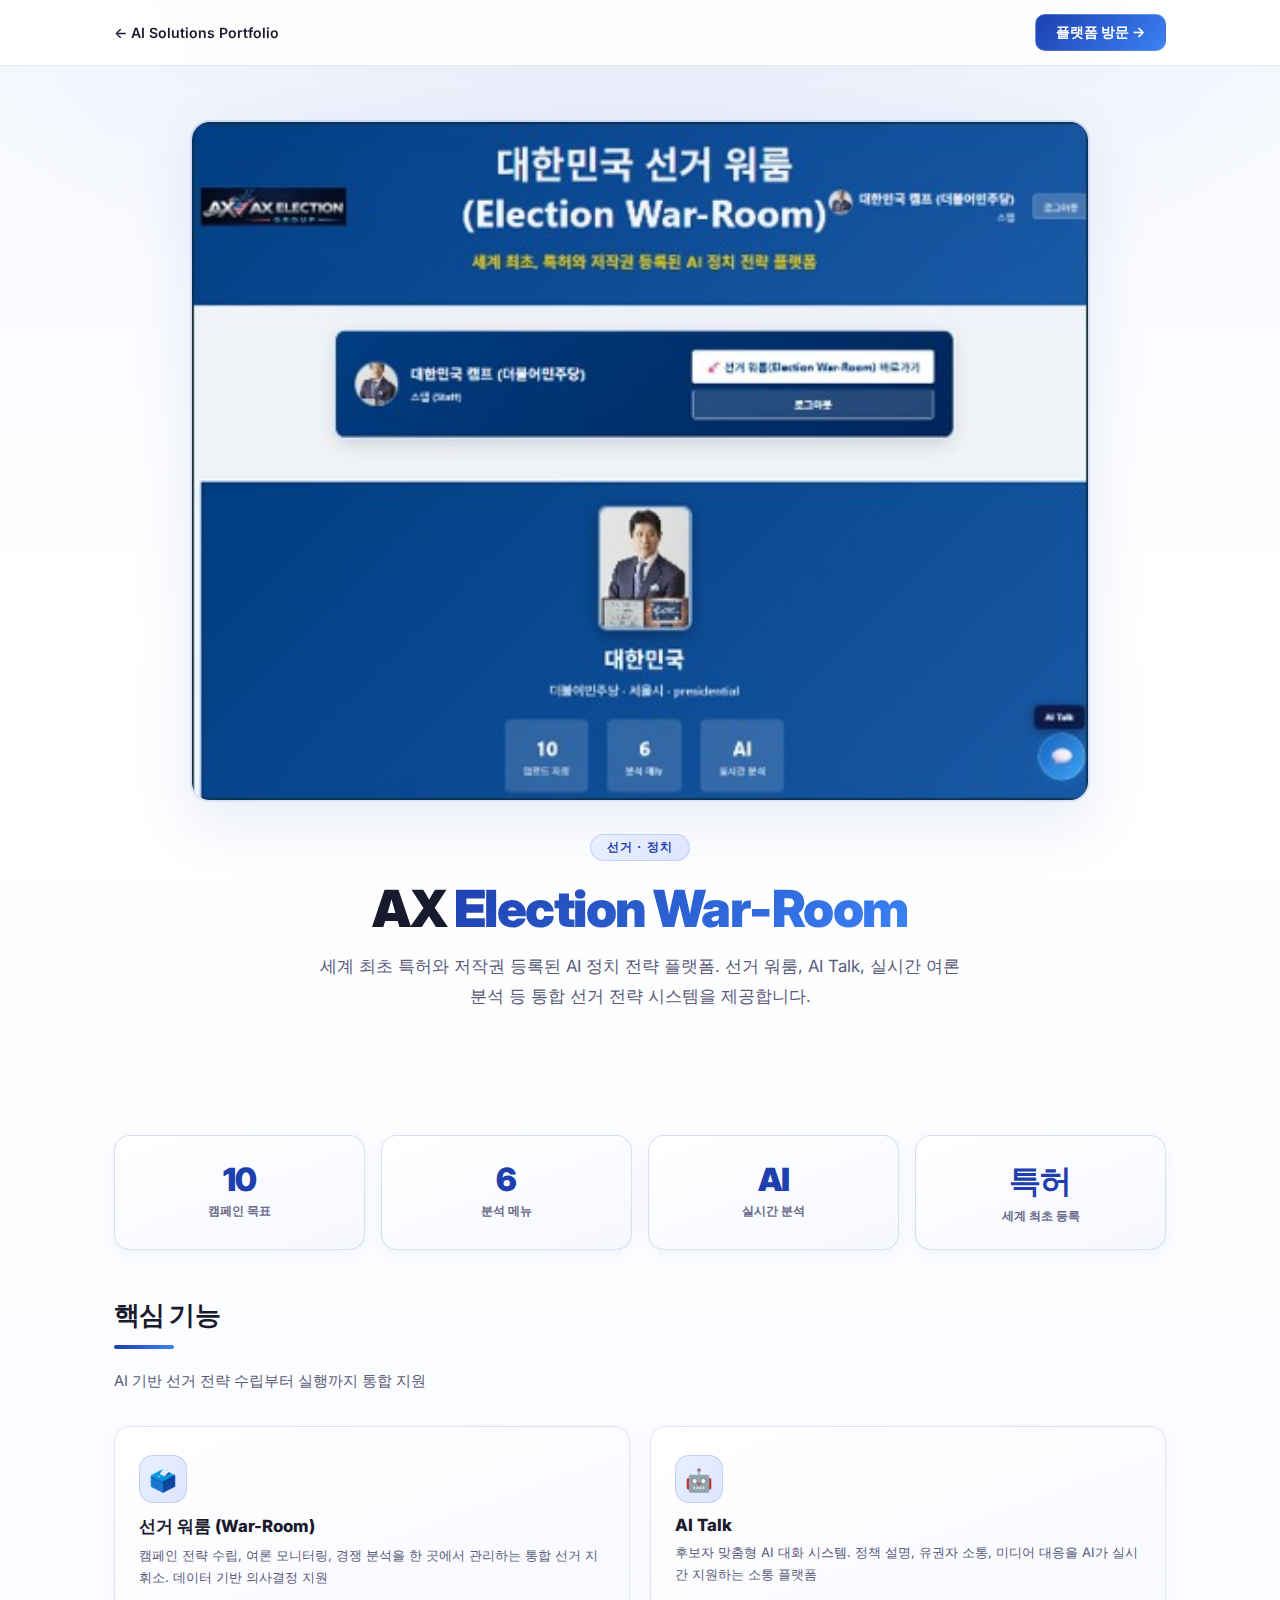
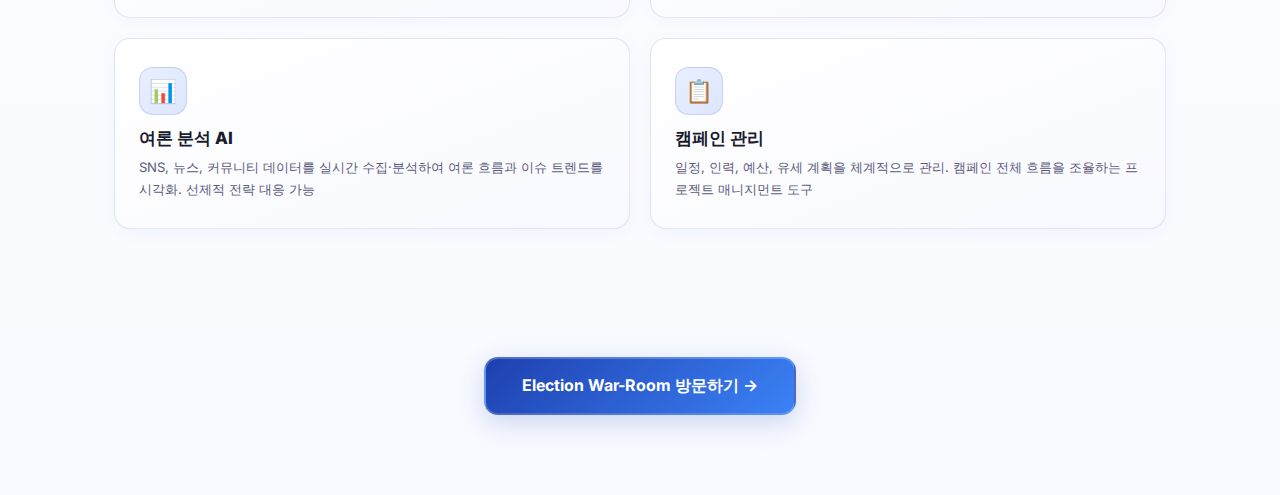
<file: ax-election.html>
<!DOCTYPE html>
<html lang="ko">
<head>
<meta charset="UTF-8">
<meta name="viewport" content="width=device-width, initial-scale=1.0">
<title>AX Election War-Room — AI Solutions Portfolio</title>
<link href="https://fonts.googleapis.com/css2?family=Inter:wght@300;400;500;600;700;800;900&display=swap" rel="stylesheet">
<style>
*,*::before,*::after{box-sizing:border-box;margin:0;padding:0}
body{font-family:'Inter',system-ui,sans-serif;background:linear-gradient(180deg,#f5f8ff 0%,#fff 30%,#f8faff 100%);color:#1a1a2e;min-height:100vh;overflow-x:hidden}
.top-bar{position:fixed;top:0;left:0;right:0;z-index:100;background:rgba(255,255,255,0.92);backdrop-filter:blur(20px);border-bottom:1px solid rgba(30,64,175,0.12);padding:14px 0}
.top-bar-inner{max-width:1100px;margin:0 auto;padding:0 24px;display:flex;align-items:center;justify-content:space-between}
.top-bar a{color:#1a1a2e;text-decoration:none;font-size:0.88rem;font-weight:600;transition:color .2s}
.top-bar a:hover{color:#1e40af}
.top-bar .back{display:flex;align-items:center;gap:6px}
.top-bar .visit-btn{background:linear-gradient(135deg,#1e40af,#3b82f6);padding:8px 20px;border-radius:10px;font-weight:700;color:#fff;border:1.5px solid rgba(255,255,255,0.2)}
.top-bar .visit-btn:hover{opacity:0.9;color:#fff}

.hero{padding:120px 0 60px;text-align:center;position:relative;overflow:hidden}
.hero::before{content:'';position:absolute;inset:0;background:radial-gradient(ellipse 80% 50% at 50% 0%,rgba(30,64,175,0.08),transparent 70%);pointer-events:none}
.hero-img{width:100%;max-width:900px;margin:0 auto 32px;border-radius:20px;overflow:hidden;border:2px solid rgba(30,64,175,0.15);box-shadow:0 20px 60px rgba(30,64,175,0.1)}
.hero-img img{width:100%;display:block}
.badge{display:inline-block;background:linear-gradient(135deg,#e8efff,#dde6ff);font-size:0.72rem;font-weight:800;letter-spacing:0.1em;color:#1e40af;padding:5px 16px;border-radius:20px;border:1px solid rgba(30,64,175,0.15);margin-bottom:16px}
.hero h1{font-size:clamp(2rem,5vw,3.2rem);font-weight:900;letter-spacing:-0.03em;margin-bottom:12px;color:#1a1a2e}
.hero h1 em{font-style:normal;background:linear-gradient(135deg,#1e40af,#3b82f6);-webkit-background-clip:text;-webkit-text-fill-color:transparent}
.hero-sub{font-size:1.05rem;color:#5a5a7a;line-height:1.8;max-width:640px;margin:0 auto}

.container{max-width:1100px;margin:0 auto;padding:0 24px}
.section{padding:64px 0}
.section-title{font-size:1.6rem;font-weight:900;margin-bottom:8px;letter-spacing:-0.02em;color:#1a1a2e}
.section-desc{font-size:0.92rem;color:#5a5a7a;margin-bottom:32px;line-height:1.7}
.divider{width:60px;height:4px;background:linear-gradient(90deg,#1e40af,#3b82f6);border-radius:4px;margin:12px 0 20px}

.stats-row{display:grid;grid-template-columns:repeat(4,1fr);gap:16px;margin-bottom:48px}
.stat-card{background:linear-gradient(160deg,#fff,#f6f8ff);border:1.5px solid rgba(30,64,175,0.15);border-radius:16px;padding:24px 20px;text-align:center;box-shadow:0 4px 16px rgba(30,64,175,0.06)}
.stat-num{font-size:2rem;font-weight:900;color:#1e40af;letter-spacing:-0.03em}
.stat-label{font-size:0.78rem;color:#6a6a8a;margin-top:4px;font-weight:600}

.features-grid{display:grid;grid-template-columns:repeat(2,1fr);gap:20px}
.feature-card{background:linear-gradient(160deg,#fff,#f8f9ff);border:1.5px solid rgba(30,64,175,0.12);border-radius:16px;padding:28px 24px;transition:border-color .25s,transform .25s,box-shadow .25s;box-shadow:0 4px 16px rgba(30,64,175,0.04)}
.feature-card:hover{border-color:rgba(30,64,175,0.35);transform:translateY(-3px);box-shadow:0 12px 32px rgba(30,64,175,0.1)}
.feature-icon{width:48px;height:48px;display:flex;align-items:center;justify-content:center;font-size:1.4rem;margin-bottom:12px;background:linear-gradient(135deg,#e8efff,#dde6ff);border:1.5px solid rgba(30,64,175,0.15);border-radius:14px}
.feature-title{font-size:1.05rem;font-weight:800;margin-bottom:6px;color:#1a1a2e}
.feature-desc{font-size:0.82rem;color:#5a5a7a;line-height:1.7}

.cta-section{text-align:center;padding:64px 0 80px}
.cta-btn{display:inline-flex;align-items:center;gap:8px;background:linear-gradient(135deg,#1e40af,#3b82f6);color:#fff;font-weight:700;font-size:1rem;padding:16px 36px;border-radius:14px;text-decoration:none;border:2px solid rgba(255,255,255,0.2);box-shadow:0 8px 28px rgba(30,64,175,0.2);transition:transform .2s,box-shadow .2s}
.cta-btn:hover{transform:translateY(-2px);box-shadow:0 12px 36px rgba(30,64,175,0.3)}

@media(max-width:768px){
  .stats-row{grid-template-columns:repeat(2,1fr)}
  .features-grid{grid-template-columns:1fr}
}
</style>
</head>
<body>
<div class="top-bar">
  <div class="top-bar-inner">
    <a href="index.html" class="back">← AI Solutions Portfolio</a>
    <a href="https://ax-election.vercel.app/" target="_blank" class="visit-btn">플랫폼 방문 →</a>
  </div>
</div>

<section class="hero">
  <div class="container">
    <div class="hero-img"><img src="ax-election.jpg" alt="AX Election War-Room"></div>
    <div class="badge">선거 · 정치</div>
    <h1>AX <em>Election War-Room</em></h1>
    <p class="hero-sub">세계 최초 특허와 저작권 등록된 AI 정치 전략 플랫폼. 선거 워룸, AI Talk, 실시간 여론 분석 등 통합 선거 전략 시스템을 제공합니다.</p>
  </div>
</section>

<section class="section">
  <div class="container">
    <div class="stats-row">
      <div class="stat-card"><div class="stat-num">10</div><div class="stat-label">캠페인 목표</div></div>
      <div class="stat-card"><div class="stat-num">6</div><div class="stat-label">분석 메뉴</div></div>
      <div class="stat-card"><div class="stat-num">AI</div><div class="stat-label">실시간 분석</div></div>
      <div class="stat-card"><div class="stat-num">특허</div><div class="stat-label">세계 최초 등록</div></div>
    </div>

    <div class="section-title">핵심 기능</div>
    <div class="divider"></div>
    <div class="section-desc">AI 기반 선거 전략 수립부터 실행까지 통합 지원</div>

    <div class="features-grid">
      <div class="feature-card">
        <div class="feature-icon">🗳️</div>
        <div class="feature-title">선거 워룸 (War-Room)</div>
        <div class="feature-desc">캠페인 전략 수립, 여론 모니터링, 경쟁 분석을 한 곳에서 관리하는 통합 선거 지휘소. 데이터 기반 의사결정 지원</div>
      </div>
      <div class="feature-card">
        <div class="feature-icon">🤖</div>
        <div class="feature-title">AI Talk</div>
        <div class="feature-desc">후보자 맞춤형 AI 대화 시스템. 정책 설명, 유권자 소통, 미디어 대응을 AI가 실시간 지원하는 소통 플랫폼</div>
      </div>
      <div class="feature-card">
        <div class="feature-icon">📊</div>
        <div class="feature-title">여론 분석 AI</div>
        <div class="feature-desc">SNS, 뉴스, 커뮤니티 데이터를 실시간 수집·분석하여 여론 흐름과 이슈 트렌드를 시각화. 선제적 전략 대응 가능</div>
      </div>
      <div class="feature-card">
        <div class="feature-icon">📋</div>
        <div class="feature-title">캠페인 관리</div>
        <div class="feature-desc">일정, 인력, 예산, 유세 계획을 체계적으로 관리. 캠페인 전체 흐름을 조율하는 프로젝트 매니지먼트 도구</div>
      </div>
    </div>
  </div>
</section>

<section class="cta-section">
  <div class="container">
    <a href="https://ax-election.vercel.app/" target="_blank" class="cta-btn">Election War-Room 방문하기 →</a>
  </div>
</section>
</body>
</html>
</file>
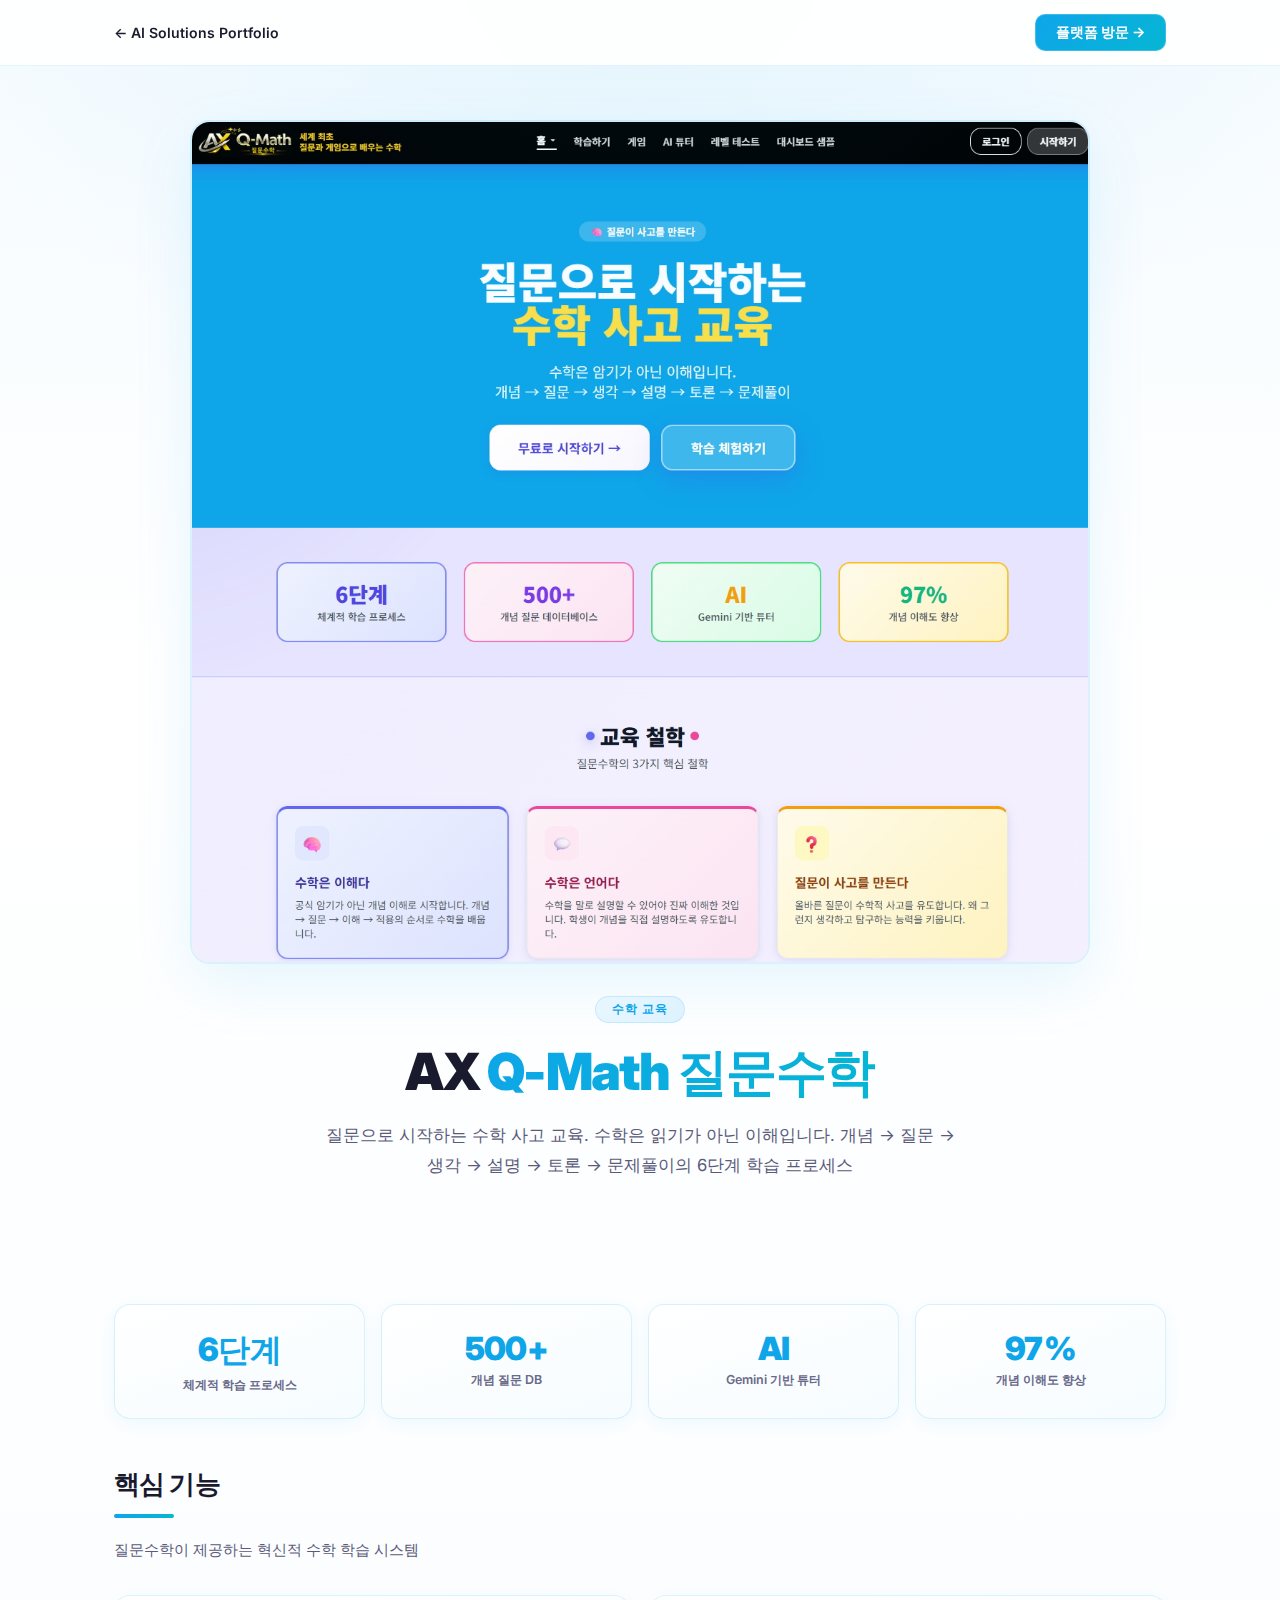
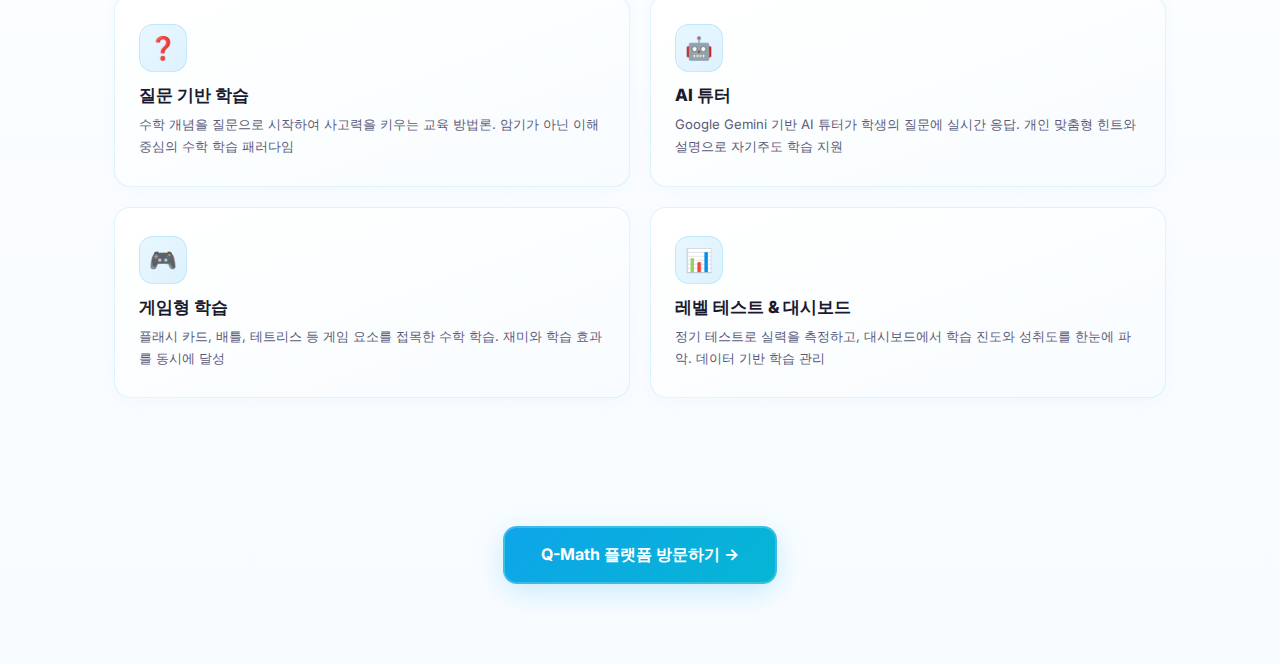
<file: ax-math.html>
<!DOCTYPE html>
<html lang="ko">
<head>
<meta charset="UTF-8">
<meta name="viewport" content="width=device-width, initial-scale=1.0">
<title>AX Q-Math 질문수학 — AI Solutions Portfolio</title>
<link href="https://fonts.googleapis.com/css2?family=Inter:wght@300;400;500;600;700;800;900&display=swap" rel="stylesheet">
<style>
*,*::before,*::after{box-sizing:border-box;margin:0;padding:0}
body{font-family:'Inter',system-ui,sans-serif;background:linear-gradient(180deg,#f5fbff 0%,#fff 30%,#f8fcff 100%);color:#1a1a2e;min-height:100vh;overflow-x:hidden}
.top-bar{position:fixed;top:0;left:0;right:0;z-index:100;background:rgba(255,255,255,0.92);backdrop-filter:blur(20px);border-bottom:1px solid rgba(14,165,233,0.12);padding:14px 0}
.top-bar-inner{max-width:1100px;margin:0 auto;padding:0 24px;display:flex;align-items:center;justify-content:space-between}
.top-bar a{color:#1a1a2e;text-decoration:none;font-size:0.88rem;font-weight:600;transition:color .2s}
.top-bar a:hover{color:#0ea5e9}
.top-bar .back{display:flex;align-items:center;gap:6px}
.top-bar .visit-btn{background:linear-gradient(135deg,#0ea5e9,#06b6d4);padding:8px 20px;border-radius:10px;font-weight:700;color:#fff;border:1.5px solid rgba(255,255,255,0.2)}
.top-bar .visit-btn:hover{opacity:0.9;color:#fff}

.hero{padding:120px 0 60px;text-align:center;position:relative;overflow:hidden}
.hero::before{content:'';position:absolute;inset:0;background:radial-gradient(ellipse 80% 50% at 50% 0%,rgba(14,165,233,0.08),transparent 70%);pointer-events:none}
.hero-img{width:100%;max-width:900px;margin:0 auto 32px;border-radius:20px;overflow:hidden;border:2px solid rgba(14,165,233,0.15);box-shadow:0 20px 60px rgba(14,165,233,0.1)}
.hero-img img{width:100%;display:block}
.badge{display:inline-block;background:linear-gradient(135deg,#e8f7ff,#ddf2ff);font-size:0.72rem;font-weight:800;letter-spacing:0.1em;color:#0ea5e9;padding:5px 16px;border-radius:20px;border:1px solid rgba(14,165,233,0.15);margin-bottom:16px}
.hero h1{font-size:clamp(2rem,5vw,3.2rem);font-weight:900;letter-spacing:-0.03em;margin-bottom:12px;color:#1a1a2e}
.hero h1 em{font-style:normal;background:linear-gradient(135deg,#0ea5e9,#06b6d4);-webkit-background-clip:text;-webkit-text-fill-color:transparent}
.hero-sub{font-size:1.05rem;color:#5a5a7a;line-height:1.8;max-width:640px;margin:0 auto}

.container{max-width:1100px;margin:0 auto;padding:0 24px}
.section{padding:64px 0}
.section-title{font-size:1.6rem;font-weight:900;margin-bottom:8px;letter-spacing:-0.02em;color:#1a1a2e}
.section-desc{font-size:0.92rem;color:#5a5a7a;margin-bottom:32px;line-height:1.7}
.divider{width:60px;height:4px;background:linear-gradient(90deg,#0ea5e9,#06b6d4);border-radius:4px;margin:12px 0 20px}

.stats-row{display:grid;grid-template-columns:repeat(4,1fr);gap:16px;margin-bottom:48px}
.stat-card{background:linear-gradient(160deg,#fff,#f6fcff);border:1.5px solid rgba(14,165,233,0.15);border-radius:16px;padding:24px 20px;text-align:center;box-shadow:0 4px 16px rgba(14,165,233,0.06)}
.stat-num{font-size:2rem;font-weight:900;color:#0ea5e9;letter-spacing:-0.03em}
.stat-label{font-size:0.78rem;color:#6a6a8a;margin-top:4px;font-weight:600}

.features-grid{display:grid;grid-template-columns:repeat(2,1fr);gap:20px}
.feature-card{background:linear-gradient(160deg,#fff,#f8fcff);border:1.5px solid rgba(14,165,233,0.12);border-radius:16px;padding:28px 24px;transition:border-color .25s,transform .25s,box-shadow .25s;box-shadow:0 4px 16px rgba(14,165,233,0.04)}
.feature-card:hover{border-color:rgba(14,165,233,0.35);transform:translateY(-3px);box-shadow:0 12px 32px rgba(14,165,233,0.1)}
.feature-icon{width:48px;height:48px;display:flex;align-items:center;justify-content:center;font-size:1.4rem;margin-bottom:12px;background:linear-gradient(135deg,#e8f7ff,#ddf2ff);border:1.5px solid rgba(14,165,233,0.15);border-radius:14px}
.feature-title{font-size:1.05rem;font-weight:800;margin-bottom:6px;color:#1a1a2e}
.feature-desc{font-size:0.82rem;color:#5a5a7a;line-height:1.7}

.cta-section{text-align:center;padding:64px 0 80px}
.cta-btn{display:inline-flex;align-items:center;gap:8px;background:linear-gradient(135deg,#0ea5e9,#06b6d4);color:#fff;font-weight:700;font-size:1rem;padding:16px 36px;border-radius:14px;text-decoration:none;border:2px solid rgba(255,255,255,0.2);box-shadow:0 8px 28px rgba(14,165,233,0.2);transition:transform .2s,box-shadow .2s}
.cta-btn:hover{transform:translateY(-2px);box-shadow:0 12px 36px rgba(14,165,233,0.3)}

@media(max-width:768px){
  .stats-row{grid-template-columns:repeat(2,1fr)}
  .features-grid{grid-template-columns:1fr}
}
</style>
</head>
<body>
<div class="top-bar">
  <div class="top-bar-inner">
    <a href="index.html" class="back">← AI Solutions Portfolio</a>
    <a href="https://qmath.vercel.app/" target="_blank" class="visit-btn">플랫폼 방문 →</a>
  </div>
</div>

<section class="hero">
  <div class="container">
    <div class="hero-img"><img src="ax-math-hero.jpg" alt="AX Q-Math"></div>
    <div class="badge">수학 교육</div>
    <h1>AX <em>Q-Math 질문수학</em></h1>
    <p class="hero-sub">질문으로 시작하는 수학 사고 교육. 수학은 읽기가 아닌 이해입니다. 개념 → 질문 → 생각 → 설명 → 토론 → 문제풀이의 6단계 학습 프로세스</p>
  </div>
</section>

<section class="section">
  <div class="container">
    <div class="stats-row">
      <div class="stat-card"><div class="stat-num">6단계</div><div class="stat-label">체계적 학습 프로세스</div></div>
      <div class="stat-card"><div class="stat-num">500+</div><div class="stat-label">개념 질문 DB</div></div>
      <div class="stat-card"><div class="stat-num">AI</div><div class="stat-label">Gemini 기반 튜터</div></div>
      <div class="stat-card"><div class="stat-num">97%</div><div class="stat-label">개념 이해도 향상</div></div>
    </div>

    <div class="section-title">핵심 기능</div>
    <div class="divider"></div>
    <div class="section-desc">질문수학이 제공하는 혁신적 수학 학습 시스템</div>

    <div class="features-grid">
      <div class="feature-card">
        <div class="feature-icon">❓</div>
        <div class="feature-title">질문 기반 학습</div>
        <div class="feature-desc">수학 개념을 질문으로 시작하여 사고력을 키우는 교육 방법론. 암기가 아닌 이해 중심의 수학 학습 패러다임</div>
      </div>
      <div class="feature-card">
        <div class="feature-icon">🤖</div>
        <div class="feature-title">AI 튜터</div>
        <div class="feature-desc">Google Gemini 기반 AI 튜터가 학생의 질문에 실시간 응답. 개인 맞춤형 힌트와 설명으로 자기주도 학습 지원</div>
      </div>
      <div class="feature-card">
        <div class="feature-icon">🎮</div>
        <div class="feature-title">게임형 학습</div>
        <div class="feature-desc">플래시 카드, 배틀, 테트리스 등 게임 요소를 접목한 수학 학습. 재미와 학습 효과를 동시에 달성</div>
      </div>
      <div class="feature-card">
        <div class="feature-icon">📊</div>
        <div class="feature-title">레벨 테스트 & 대시보드</div>
        <div class="feature-desc">정기 테스트로 실력을 측정하고, 대시보드에서 학습 진도와 성취도를 한눈에 파악. 데이터 기반 학습 관리</div>
      </div>
    </div>
  </div>
</section>

<section class="cta-section">
  <div class="container">
    <a href="https://qmath.vercel.app/" target="_blank" class="cta-btn">Q-Math 플랫폼 방문하기 →</a>
  </div>
</section>
</body>
</html>
</file>
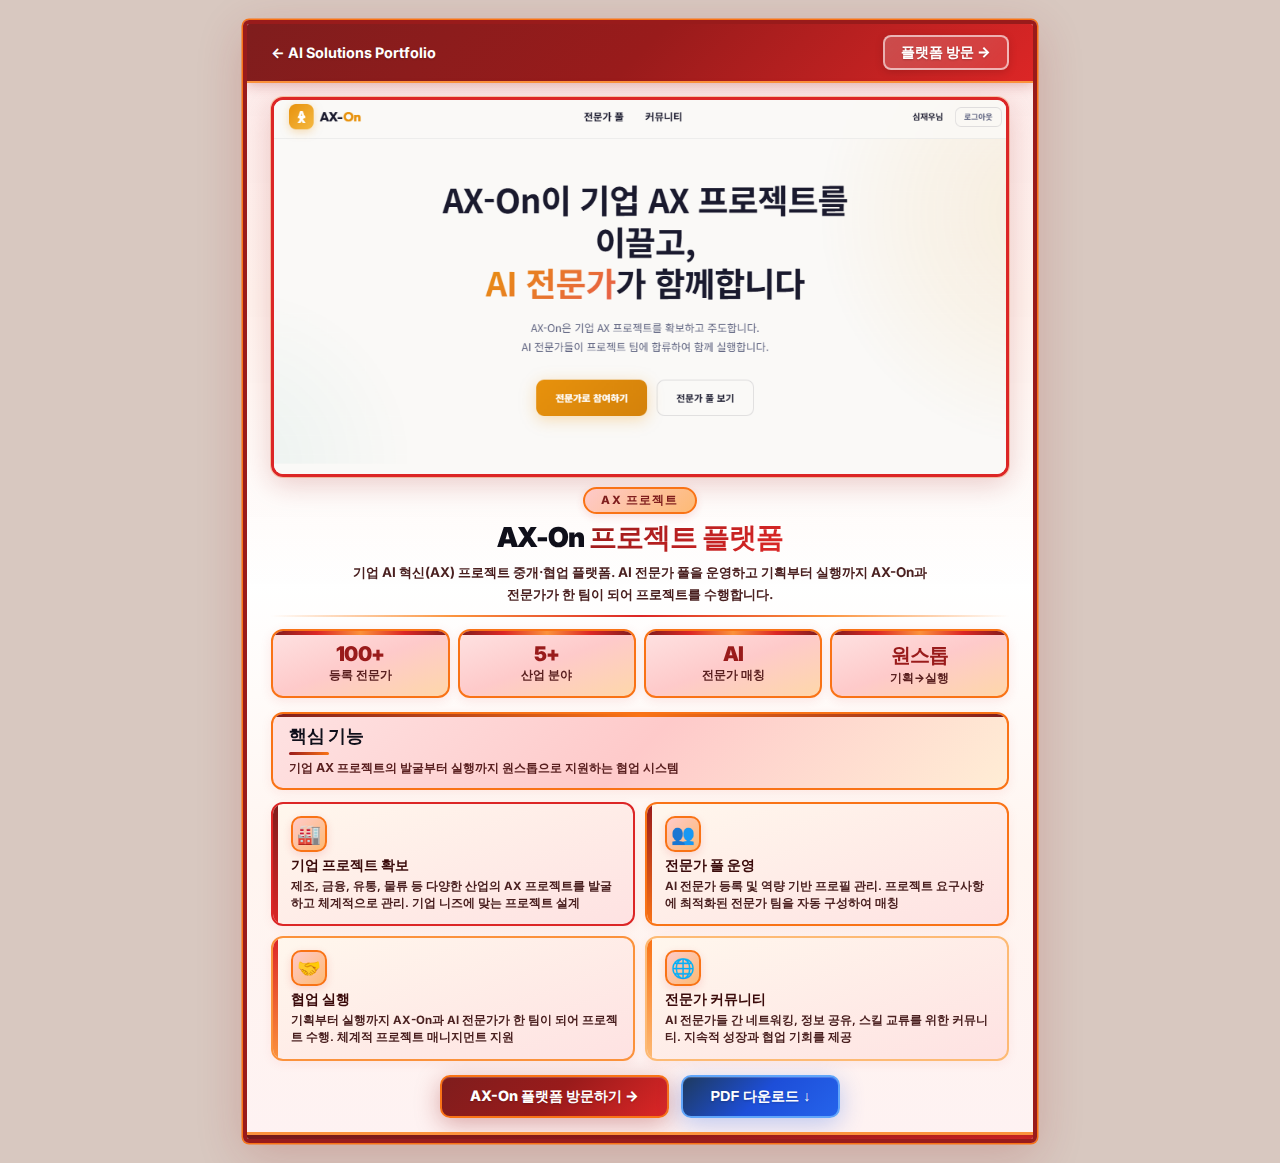
<file: ax-on.html>
<!DOCTYPE html>
<html lang="ko">
<head>
<meta charset="UTF-8">
<meta name="viewport" content="width=device-width, initial-scale=1.0">
<title>AX-On 프로젝트 플랫폼 — AI Solutions Portfolio</title>
<link href="https://fonts.googleapis.com/css2?family=Inter:wght@300;400;500;600;700;800;900&display=swap" rel="stylesheet">
<style>
*,*::before,*::after{box-sizing:border-box;margin:0;padding:0}
body{font-family:'Inter',system-ui,sans-serif;background:#d8c8c0;display:flex;justify-content:center;align-items:flex-start;min-height:100vh;padding:20px 0}

.a4-page{width:210mm;min-height:297mm;max-height:297mm;background:linear-gradient(180deg,#fef2f2 0%,#fff5f0 25%,#fff 50%,#fff5f0 75%,#fef2f2 100%);border:4px solid #991b1b;border-radius:6px;box-shadow:0 0 0 1.5px #f97316,0 12px 48px rgba(153,27,27,0.2);overflow:hidden;display:flex;flex-direction:column;position:relative;font-weight:700}

.top-bar{background:linear-gradient(135deg,#7f1d1d,#991b1b,#dc2626);padding:11px 24px;display:flex;align-items:center;justify-content:space-between;border-bottom:2.5px solid #fb923c;box-shadow:0 2px 12px rgba(153,27,27,0.3)}
.top-bar a{color:#fff;text-decoration:none;font-size:0.9rem;font-weight:700;text-shadow:0 1px 2px rgba(0,0,0,0.2)}
.top-bar .visit-btn{background:linear-gradient(135deg,rgba(255,255,255,0.2),rgba(255,255,255,0.1));padding:6px 16px;border-radius:8px;font-weight:800;border:2px solid rgba(255,255,255,0.6);backdrop-filter:blur(4px);transition:all .2s;box-shadow:0 2px 8px rgba(0,0,0,0.15)}
.top-bar .visit-btn:hover{background:rgba(255,255,255,0.35);border-color:#fff;box-shadow:0 4px 16px rgba(249,115,22,0.4)}

.hero{text-align:center;padding:14px 24px 12px;position:relative;background:linear-gradient(180deg,rgba(220,38,38,0.03),transparent)}
.hero::after{content:'';position:absolute;bottom:0;left:24px;right:24px;height:2px;background:linear-gradient(90deg,transparent,#fb923c,#dc2626,#fb923c,transparent)}
.hero-img{width:100%;max-width:100%;margin:0 auto 10px;border-radius:12px;overflow:hidden;border:3px solid #dc2626;box-shadow:0 8px 28px rgba(153,27,27,0.2),0 0 0 1px rgba(249,115,22,0.3),inset 0 0 20px rgba(220,38,38,0.05)}
.hero-img img{width:100%;display:block;max-height:99mm;object-fit:cover;object-position:top}
.badge{display:inline-block;background:linear-gradient(135deg,#fecaca,#fdba74);font-size:0.72rem;font-weight:800;letter-spacing:0.1em;color:#7f1d1d;padding:4px 16px;border-radius:14px;border:2px solid #f97316;margin-bottom:6px;box-shadow:0 3px 10px rgba(220,38,38,0.15)}
.hero h1{font-size:1.72rem;font-weight:900;letter-spacing:-0.03em;margin-bottom:6px;color:#0f0f1a}
.hero h1 em{font-style:normal;background:linear-gradient(135deg,#991b1b,#dc2626,#f97316);background-size:200% 200%;-webkit-background-clip:text;-webkit-text-fill-color:transparent}
.hero-sub{font-size:0.84rem;color:#4a2020;line-height:1.6;max-width:580px;margin:0 auto}

.content{flex:1;padding:12px 24px 0}

.stats-row{display:grid;grid-template-columns:repeat(4,1fr);gap:8px;margin-bottom:14px}
.stat-card{background:linear-gradient(160deg,#fee2e2,#fecaca,#fed7aa);border:2.5px solid #f97316;border-radius:12px;padding:10px 8px;text-align:center;position:relative;overflow:hidden;box-shadow:0 3px 12px rgba(220,38,38,0.1)}
.stat-card::before{content:'';position:absolute;top:0;left:0;right:0;height:3.5px;background:linear-gradient(90deg,#7f1d1d,#dc2626,#fb923c,#dc2626,#7f1d1d)}
.stat-num{font-size:1.27rem;font-weight:900;color:#991b1b;letter-spacing:-0.03em}
.stat-label{font-size:0.72rem;color:#5a2020;margin-top:2px;font-weight:800}

.section-header{background:linear-gradient(135deg,#fee2e2,#fecaca,#ffedd5);border:2.5px solid #f97316;border-radius:12px;padding:10px 16px;margin-bottom:12px;box-shadow:0 3px 12px rgba(220,38,38,0.08);position:relative;overflow:hidden}
.section-header::before{content:'';position:absolute;top:0;left:0;right:0;height:3px;background:linear-gradient(90deg,#7f1d1d,#f97316,#7f1d1d)}
.section-title{font-size:1.12rem;font-weight:900;letter-spacing:-0.02em;color:#0f0f1a;margin-bottom:2px}
.divider{width:40px;height:3px;background:linear-gradient(90deg,#991b1b,#f97316);border-radius:4px;margin:4px 0 4px}
.section-desc{font-size:0.77rem;color:#5a2020;line-height:1.5;margin:0}

.features-grid{display:grid;grid-template-columns:repeat(2,1fr);gap:10px}
.feature-card{background:linear-gradient(160deg,#fff7ed,#fee2e2);border:2.5px solid rgba(220,38,38,0.3);border-radius:12px;padding:12px 14px 12px 18px;position:relative;overflow:hidden;transition:border-color .2s;box-shadow:0 3px 12px rgba(220,38,38,0.06)}
.feature-card::before{content:'';position:absolute;top:0;left:0;bottom:0;width:5px;border-radius:3px 0 0 3px}
.feature-card:nth-child(1)::before{background:linear-gradient(180deg,#7f1d1d,#dc2626)}
.feature-card:nth-child(2)::before{background:linear-gradient(180deg,#991b1b,#f97316)}
.feature-card:nth-child(3)::before{background:linear-gradient(180deg,#dc2626,#fb923c)}
.feature-card:nth-child(4)::before{background:linear-gradient(180deg,#f97316,#fdba74)}
.feature-card:nth-child(1){border-color:#dc2626}
.feature-card:nth-child(2){border-color:#f97316}
.feature-card:nth-child(3){border-color:#fb923c}
.feature-card:nth-child(4){border-color:#fdba74}
.feature-icon{font-size:1.2rem;margin-bottom:4px;width:36px;height:36px;display:flex;align-items:center;justify-content:center;background:linear-gradient(135deg,#fecaca,#fdba74);border:2px solid #f97316;border-radius:10px;box-shadow:0 3px 8px rgba(220,38,38,0.15)}
.feature-title{font-size:0.9rem;font-weight:800;margin-bottom:3px;color:#3a0a0a}
.feature-desc{font-size:0.72rem;color:#4a2020;line-height:1.5}

.cta-section{text-align:center;padding:14px 0 14px;display:flex;justify-content:center;gap:12px}
.cta-btn{display:inline-flex;align-items:center;gap:6px;background:linear-gradient(135deg,#7f1d1d,#991b1b,#dc2626);color:#fff;font-weight:800;font-size:0.9rem;padding:10px 28px;border-radius:10px;text-decoration:none;border:2.5px solid #f97316;box-shadow:0 6px 24px rgba(153,27,27,0.35),inset 0 1px 0 rgba(255,255,255,0.2);transition:all .2s;text-shadow:0 1px 2px rgba(0,0,0,0.2)}
.cta-btn:hover{transform:translateY(-1px);box-shadow:0 8px 32px rgba(153,27,27,0.45)}
.pdf-btn{display:inline-flex;align-items:center;gap:6px;background:linear-gradient(135deg,#1e3a5f,#1d4ed8,#2563eb);color:#fff;font-weight:800;font-size:0.9rem;padding:10px 28px;border-radius:10px;border:2.5px solid #60a5fa;box-shadow:0 6px 24px rgba(37,99,235,0.3),inset 0 1px 0 rgba(255,255,255,0.2);cursor:pointer;transition:all .2s;text-shadow:0 1px 2px rgba(0,0,0,0.2)}
.pdf-btn:hover{transform:translateY(-1px);box-shadow:0 8px 32px rgba(37,99,235,0.45)}

.footer-bar{background:linear-gradient(135deg,#7f1d1d,#991b1b,#dc2626);border-top:3px solid #fb923c;padding:9px 24px;text-align:center;font-size:0.7rem;color:#fff;font-weight:700;letter-spacing:0.03em;text-shadow:0 1px 2px rgba(0,0,0,0.3);box-shadow:inset 0 2px 8px rgba(0,0,0,0.15)}

@media print{
  @page{size:A4 portrait;margin:0}
  html,body{width:210mm;height:297mm;margin:0;padding:0;background:#fff;display:block;min-height:auto;overflow:visible}
  .a4-page{width:210mm;height:297mm;min-height:297mm;max-height:297mm;margin:0;padding:0;border:4px solid #991b1b;box-shadow:none;border-radius:0;overflow:visible;-webkit-print-color-adjust:exact;print-color-adjust:exact;background:linear-gradient(180deg,#fef2f2 0%,#fff5f0 25%,#fff 50%,#fff5f0 75%,#fef2f2 100%)}
  .cta-section{display:none}
  *{-webkit-print-color-adjust:exact;print-color-adjust:exact}
}

@media(max-width:210mm){
  .a4-page{width:100%;min-height:auto;max-height:none;border-radius:0;border-width:2px}
  .hero-img img{max-height:180px}
}
</style>
</head>
<body>
<div class="a4-page">
  <div class="top-bar">
    <a href="index.html" class="back">← AI Solutions Portfolio</a>
    <a href="https://www.ax-on.net/" target="_blank" class="visit-btn">플랫폼 방문 →</a>
  </div>

  <section class="hero">
    <div class="hero-img"><img src="ax-on-hero.jpg" alt="AX-On 프로젝트 플랫폼"></div>
    <div class="badge">AX 프로젝트</div>
    <h1>AX-On <em>프로젝트 플랫폼</em></h1>
    <p class="hero-sub">기업 AI 혁신(AX) 프로젝트 중개·협업 플랫폼. AI 전문가 풀을 운영하고 기획부터 실행까지 AX-On과 전문가가 한 팀이 되어 프로젝트를 수행합니다.</p>
  </section>

  <section class="content">
    <div class="stats-row">
      <div class="stat-card"><div class="stat-num">100+</div><div class="stat-label">등록 전문가</div></div>
      <div class="stat-card"><div class="stat-num">5+</div><div class="stat-label">산업 분야</div></div>
      <div class="stat-card"><div class="stat-num">AI</div><div class="stat-label">전문가 매칭</div></div>
      <div class="stat-card"><div class="stat-num">원스톱</div><div class="stat-label">기획→실행</div></div>
    </div>

    <div class="section-header">
      <div class="section-title">핵심 기능</div>
      <div class="divider"></div>
      <div class="section-desc">기업 AX 프로젝트의 발굴부터 실행까지 원스톱으로 지원하는 협업 시스템</div>
    </div>

    <div class="features-grid">
      <div class="feature-card">
        <div class="feature-icon">🏭</div>
        <div class="feature-title">기업 프로젝트 확보</div>
        <div class="feature-desc">제조, 금융, 유통, 물류 등 다양한 산업의 AX 프로젝트를 발굴하고 체계적으로 관리. 기업 니즈에 맞는 프로젝트 설계</div>
      </div>
      <div class="feature-card">
        <div class="feature-icon">👥</div>
        <div class="feature-title">전문가 풀 운영</div>
        <div class="feature-desc">AI 전문가 등록 및 역량 기반 프로필 관리. 프로젝트 요구사항에 최적화된 전문가 팀을 자동 구성하여 매칭</div>
      </div>
      <div class="feature-card">
        <div class="feature-icon">🤝</div>
        <div class="feature-title">협업 실행</div>
        <div class="feature-desc">기획부터 실행까지 AX-On과 AI 전문가가 한 팀이 되어 프로젝트 수행. 체계적 프로젝트 매니지먼트 지원</div>
      </div>
      <div class="feature-card">
        <div class="feature-icon">🌐</div>
        <div class="feature-title">전문가 커뮤니티</div>
        <div class="feature-desc">AI 전문가들 간 네트워킹, 정보 공유, 스킬 교류를 위한 커뮤니티. 지속적 성장과 협업 기회를 제공</div>
      </div>
    </div>
  </section>

  <section class="cta-section">
    <a href="https://www.ax-on.net/" target="_blank" class="cta-btn">AX-On 플랫폼 방문하기 →</a>
    <button class="pdf-btn" onclick="window.print()">PDF 다운로드 ↓</button>
  </section>

  <div class="footer-bar">© 2026 AX-On · AI Platforms Portfolio by 심재우</div>
</div>
</body>
</html>
</file>
<file: style.css>
@import url('https://fonts.googleapis.com/css2?family=Inter:wght@300;400;500;600;700;800;900&display=swap');

/* ============================================
   상단 네비게이션
   ============================================ */
.top-nav {
    position: fixed;
    top: 0;
    left: 0;
    right: 0;
    z-index: 1000;
    background: rgba(30, 130, 190, 0.95);
    backdrop-filter: blur(20px);
    border-bottom: 1px solid rgba(20, 100, 160, 0.5);
    padding: 0.75rem 0;
}

.top-nav-container {
    max-width: 1200px;
    margin: 0 auto;
    padding: 0 2rem;
    display: flex;
    align-items: center;
    justify-content: space-between;
}

.top-nav-logo {
    font-size: 1.2rem;
    font-weight: 800;
    color: #fff;
    text-decoration: none;
    letter-spacing: -0.5px;
}

.top-nav-links {
    display: flex;
    gap: 2rem;
}

.top-nav-link {
    color: rgba(255, 255, 255, 0.95);
    text-decoration: none;
    font-size: 0.9rem;
    font-weight: 500;
    transition: color 0.3s;
}

.top-nav-link:hover {
    color: #a78bfa;
}

.top-nav-toggle {
    display: none;
    flex-direction: column;
    gap: 4px;
    background: none;
    border: none;
    cursor: pointer;
    padding: 4px;
}

.top-nav-toggle span {
    display: block;
    width: 22px;
    height: 2px;
    background: #fff;
    border-radius: 2px;
}

@media (max-width: 600px) {
    .top-nav-links {
        display: none;
        position: absolute;
        top: 100%;
        left: 0;
        right: 0;
        background: rgba(3, 0, 20, 0.95);
        flex-direction: column;
        padding: 1rem 2rem;
        gap: 1rem;
        border-bottom: 1px solid rgba(139, 92, 246, 0.2);
    }
    .top-nav-links.active {
        display: flex;
    }
    .top-nav-toggle {
        display: flex;
    }
}

/* ============================================
   프로필 섹션
   ============================================ */
.profile-section {
    position: relative;
    z-index: 1;
    padding: 2rem 1.5rem;
    background: linear-gradient(180deg, rgba(3, 0, 20, 0.9) 0%, rgba(10, 5, 40, 0.95) 100%);
}

.profile-container {
    max-width: 900px;
    margin: 0 auto;
}

.profile-section-title {
    text-align: center;
    font-size: 1.6rem;
    font-weight: 800;
    margin-bottom: 1rem;
    background: linear-gradient(135deg, #a78bfa, #ec4899);
    -webkit-background-clip: text;
    -webkit-text-fill-color: transparent;
    background-clip: text;
}

.profile-card {
    background: rgba(255, 255, 255, 0.05);
    border: 1px solid rgba(139, 92, 246, 0.2);
    border-radius: 12px;
    overflow: hidden;
    padding: 1.5rem;
}

.profile-photo {
    text-align: center;
    margin-bottom: 1rem;
}

.profile-photo img {
    width: 150px;
    height: 210px;
    border-radius: 4px;
    object-fit: cover;
    border: 5px solid rgba(139, 92, 246, 0.4);
    box-shadow: 0 4px 16px rgba(139, 92, 246, 0.3);
}

.profile-header {
    text-align: center;
    margin-bottom: 1.2rem;
}

.profile-name {
    font-size: 1.3rem;
    font-weight: 700;
    margin-bottom: 0.2rem;
}

.profile-role {
    color: rgba(255, 255, 255, 0.9);
    font-size: 0.85rem;
    margin-bottom: 0.6rem;
}

.profile-contact-badges {
    display: flex;
    justify-content: center;
    gap: 0.75rem;
    flex-wrap: wrap;
}

.profile-badge {
    display: inline-block;
    padding: 0.3rem 0.8rem;
    background: rgba(139, 92, 246, 0.2);
    border: 1px solid rgba(139, 92, 246, 0.3);
    border-radius: 8px;
    color: #c4b5fd;
    text-decoration: none;
    font-size: 0.8rem;
    transition: background 0.3s;
}

.profile-badge:hover {
    background: rgba(139, 92, 246, 0.4);
}

.profile-content {
    color: rgba(255, 255, 255, 0.95);
}

.profile-block {
    margin-bottom: 1rem;
    padding-bottom: 1rem;
    border-bottom: 1px solid rgba(255, 255, 255, 0.08);
}

.profile-block:last-child {
    border-bottom: none;
    margin-bottom: 0;
    padding-bottom: 0;
}

.profile-block h4 {
    color: #a78bfa;
    font-size: 1rem;
    margin-bottom: 0.4rem;
    font-weight: 700;
}

.profile-block ul {
    list-style: none;
    padding: 0;
}

.profile-block ul li {
    padding: 0.15rem 0;
    padding-left: 1.2rem;
    position: relative;
    line-height: 1.5;
    font-size: 0.85rem;
}

.profile-block ul li::before {
    content: '▸';
    position: absolute;
    left: 0;
    color: #a78bfa;
}

.profile-block p {
    line-height: 1.6;
    font-size: 0.85rem;
}

.profile-highlight-box {
    padding: 0.75rem;
    border-radius: 8px;
    margin-bottom: 0.6rem;
}

.profile-highlight-box.red {
    background: linear-gradient(135deg, rgba(239, 68, 68, 0.15), rgba(249, 115, 22, 0.1));
    border-left: 4px solid #ef4444;
}

.profile-highlight-box.red h5 {
    color: #f87171;
    font-size: 0.9rem;
    margin-bottom: 0.2rem;
}

.profile-highlight-box.red p {
    color: rgba(255, 255, 255, 0.9);
    font-size: 0.8rem;
}

.profile-highlight-box.blue {
    background: rgba(59, 130, 246, 0.1);
    border-left: 4px solid #3b82f6;
}

.profile-highlight-box.blue p {
    font-size: 0.8rem;
    line-height: 1.5;
}

.profile-book-list {
    padding-left: 1.5rem;
    margin-top: 0.5rem;
}

.profile-book-list li {
    padding: 0.1rem 0;
    line-height: 1.5;
    font-size: 0.8rem;
    color: rgba(255, 255, 255, 0.95);
}

.profile-note {
    margin-top: 0.6rem;
    font-size: 0.8rem;
    color: rgba(255, 255, 255, 0.85);
    font-style: italic;
}

* {
    margin: 0;
    padding: 0;
    box-sizing: border-box;
}

html {
    scroll-behavior: smooth;
}

body {
    font-family: 'Inter', -apple-system, BlinkMacSystemFont, sans-serif;
    background: #030014;
    color: #fff;
    overflow-x: hidden;
}

/* ============================================
   파티클 배경
   ============================================ */
.particles {
    position: fixed;
    top: 0;
    left: 0;
    width: 100%;
    height: 100%;
    z-index: 0;
    pointer-events: none;
}

.particle {
    position: absolute;
    width: 4px;
    height: 4px;
    background: rgba(139, 92, 246, 0.6);
    border-radius: 50%;
    animation: float-particle 15s infinite ease-in-out;
}

@keyframes float-particle {
    0%, 100% { transform: translateY(0) translateX(0); opacity: 0; }
    10% { opacity: 1; }
    90% { opacity: 1; }
    100% { transform: translateY(-100vh) translateX(50px); opacity: 0; }
}

/* ============================================
   히어로 섹션
   ============================================ */
.hero {
    min-height: auto;
    display: flex;
    flex-direction: column;
    justify-content: center;
    align-items: center;
    padding-top: 70px;
    position: relative;
    padding: 70px 20px 30px;
    overflow: hidden;
}

.hero::before {
    content: '';
    position: absolute;
    top: -50%;
    left: -50%;
    width: 200%;
    height: 200%;
    background:
        radial-gradient(circle at 20% 50%, rgba(120, 119, 198, 0.3) 0%, transparent 50%),
        radial-gradient(circle at 80% 20%, rgba(255, 119, 198, 0.2) 0%, transparent 40%),
        radial-gradient(circle at 40% 80%, rgba(99, 102, 241, 0.25) 0%, transparent 50%),
        radial-gradient(circle at 90% 90%, rgba(168, 85, 247, 0.2) 0%, transparent 40%);
    animation: aurora 20s ease-in-out infinite;
    z-index: 0;
}

@keyframes aurora {
    0%, 100% { transform: rotate(0deg) scale(1); }
    25% { transform: rotate(5deg) scale(1.1); }
    50% { transform: rotate(0deg) scale(1.05); }
    75% { transform: rotate(-5deg) scale(1.1); }
}

.hero-content {
    position: relative;
    z-index: 1;
    text-align: center;
    max-width: 900px;
}

.hero-badge {
    display: inline-block;
    padding: 8px 20px;
    background: rgba(139, 92, 246, 0.15);
    border: 1px solid rgba(139, 92, 246, 0.3);
    border-radius: 50px;
    font-size: 0.85rem;
    font-weight: 600;
    color: #a78bfa;
    letter-spacing: 2px;
    text-transform: uppercase;
    margin-bottom: 15px;
    animation: fadeInDown 1s ease;
    backdrop-filter: blur(10px);
}

.hero-title {
    font-size: clamp(2.5rem, 7vw, 4.5rem);
    font-weight: 900;
    line-height: 1.1;
    margin-bottom: 15px;
    letter-spacing: -2px;
}

.title-line {
    display: block;
    animation: fadeInUp 1s ease backwards;
}

.title-line:nth-child(1) { animation-delay: 0.2s; color: rgba(255,255,255,0.9); }
.title-line:nth-child(2) { animation-delay: 0.4s; }
.title-line:nth-child(3) { animation-delay: 0.6s; color: rgba(255,255,255,0.9); }

.gradient-text {
    background: linear-gradient(135deg, #667eea 0%, #764ba2 25%, #f093fb 50%, #f5576c 75%, #4facfe 100%);
    background-size: 300% 300%;
    -webkit-background-clip: text;
    -webkit-text-fill-color: transparent;
    background-clip: text;
    animation: gradient-shift 5s ease infinite;
}

@keyframes gradient-shift {
    0% { background-position: 0% 50%; }
    50% { background-position: 100% 50%; }
    100% { background-position: 0% 50%; }
}

.hero-description {
    font-size: 1.1rem;
    color: rgba(255, 255, 255, 0.9);
    line-height: 1.6;
    margin-bottom: 25px;
    animation: fadeInUp 1s ease 0.8s backwards;
    text-shadow: 0 2px 10px rgba(0, 0, 0, 0.3);
}

/* 히어로 통계 */
.hero-stats {
    display: flex;
    justify-content: center;
    align-items: center;
    gap: 30px;
    margin-bottom: 25px;
    animation: fadeInUp 1s ease 1s backwards;
}

.hero-stat {
    text-align: center;
}

.hero-stat-number {
    font-size: 3rem;
    font-weight: 900;
    background: linear-gradient(135deg, #fff 0%, #a78bfa 100%);
    -webkit-background-clip: text;
    -webkit-text-fill-color: transparent;
    background-clip: text;
    display: inline;
}

.hero-stat-suffix {
    font-size: 2rem;
    font-weight: 700;
    color: #a78bfa;
}

.hero-stat-label {
    display: block;
    font-size: 0.85rem;
    color: rgba(255, 255, 255, 0.8);
    text-transform: uppercase;
    letter-spacing: 2px;
    margin-top: 8px;
    font-weight: 600;
}

.hero-stat-divider {
    width: 1px;
    height: 40px;
    background: linear-gradient(to bottom, transparent, rgba(139, 92, 246, 0.5), transparent);
}

/* CTA 버튼 */
.hero-cta {
    display: inline-flex;
    align-items: center;
    gap: 10px;
    padding: 14px 32px;
    background: linear-gradient(135deg, #667eea 0%, #764ba2 100%);
    border-radius: 60px;
    color: #fff;
    text-decoration: none;
    font-weight: 600;
    font-size: 1rem;
    transition: all 0.4s cubic-bezier(0.175, 0.885, 0.32, 1.275);
    box-shadow: 0 20px 40px rgba(102, 126, 234, 0.4);
    animation: fadeInUp 1s ease 1.2s backwards;
    position: relative;
    overflow: hidden;
}

.hero-cta::before {
    content: '';
    position: absolute;
    top: 0;
    left: -100%;
    width: 100%;
    height: 100%;
    background: linear-gradient(90deg, transparent, rgba(255,255,255,0.3), transparent);
    transition: left 0.6s;
}

.hero-cta:hover::before {
    left: 100%;
}

.hero-cta:hover {
    transform: translateY(-5px) scale(1.05);
    box-shadow: 0 30px 60px rgba(102, 126, 234, 0.5);
}

.hero-cta svg {
    animation: bounce 2s infinite;
}

@keyframes bounce {
    0%, 100% { transform: translateY(0); }
    50% { transform: translateY(5px); }
}

/* 스크롤 인디케이터 */
.scroll-indicator {
    display: none;
    position: absolute;
    bottom: 40px;
    left: 50%;
    transform: translateX(-50%);
    display: flex;
    flex-direction: column;
    align-items: center;
    gap: 10px;
    color: rgba(255, 255, 255, 0.95);
    font-size: 0.75rem;
    font-weight: 600;
    letter-spacing: 2px;
    animation: fadeIn 1s ease 1.5s backwards;
}

.mouse {
    width: 26px;
    height: 40px;
    border: 2px solid rgba(255, 255, 255, 0.3);
    border-radius: 20px;
    position: relative;
}

.wheel {
    width: 4px;
    height: 8px;
    background: rgba(255, 255, 255, 0.5);
    border-radius: 2px;
    position: absolute;
    top: 8px;
    left: 50%;
    transform: translateX(-50%);
    animation: scroll-wheel 2s infinite;
}

@keyframes scroll-wheel {
    0% { opacity: 1; transform: translateX(-50%) translateY(0); }
    100% { opacity: 0; transform: translateX(-50%) translateY(15px); }
}

/* ============================================
   솔루션 리스트 배너
   ============================================ */
.solution-list-banner {
    position: relative;
    z-index: 1;
    background: #1a1145;
    padding: 16px 0;
    border-top: 1px solid rgba(139, 92, 246, 0.25);
    border-bottom: 1px solid rgba(139, 92, 246, 0.25);
}

.solution-list-tabs {
    display: flex;
    justify-content: center;
    gap: 8px;
    margin-bottom: 14px;
}

.solution-list-tab {
    background: transparent;
    border: 2px solid rgba(139, 92, 246, 0.3);
    color: rgba(255, 255, 255, 0.6);
    font-size: 1.15rem;
    font-weight: 800;
    padding: 8px 28px;
    border-radius: 30px;
    cursor: pointer;
    transition: all 0.3s ease;
    letter-spacing: -0.02em;
}

.solution-list-tab:hover {
    border-color: rgba(139, 92, 246, 0.6);
    color: rgba(255, 255, 255, 0.85);
}

.solution-list-tab.active {
    background: rgba(139, 92, 246, 0.2);
    border-color: #8b5cf6;
    color: #fff;
}

.solution-list-tab-content {
    display: none;
}

.solution-list-tab-content.active {
    display: block;
}

.solution-list-title {
    text-align: center;
    font-size: 1.3rem;
    font-weight: 800;
    color: #fff;
    margin-bottom: 12px;
    letter-spacing: -0.02em;
}

.solution-list-total {
    color: #facc15;
    font-size: 1.1rem;
    margin-left: 4px;
}

/* 저작권 리스트 */
.copyright-grid {
    grid-template-columns: 1fr 1fr 1fr !important;
}

.copyright-item {
    display: flex;
    align-items: baseline;
    gap: 8px;
    padding: 5px 12px;
    font-size: 0.94rem;
    color: rgba(255, 255, 255, 0.95);
    border-bottom: 1px solid rgba(139, 92, 246, 0.08);
    transition: all 0.2s ease;
}

.copyright-item:last-child {
    border-bottom: none;
}

.copyright-item:hover {
    background: rgba(139, 92, 246, 0.1);
}

.cr-no {
    color: rgba(255, 255, 255, 0.45);
    font-size: 0.84rem;
    font-family: 'Inter', monospace;
    white-space: nowrap;
    flex-shrink: 0;
}

.cr-title {
    flex: 1;
    min-width: 0;
    overflow: hidden;
    text-overflow: ellipsis;
    white-space: nowrap;
}

.cr-date {
    color: rgba(250, 204, 21, 0.7);
    font-size: 0.84rem;
    white-space: nowrap;
    flex-shrink: 0;
}

@media (max-width: 900px) {
    .copyright-grid {
        grid-template-columns: 1fr 1fr !important;
    }
}

@media (max-width: 640px) {
    .copyright-grid {
        grid-template-columns: 1fr !important;
    }
    .solution-list-tabs {
        gap: 6px;
    }
    .solution-list-tab {
        font-size: 0.95rem;
        padding: 6px 18px;
    }
}

.solution-list-container {
    max-width: 1300px;
    margin: 0 auto;
    padding: 0 24px;
    display: grid;
    grid-template-columns: 1fr 1fr 1fr 1fr;
    gap: 24px;
}

.solution-list-category {
    display: flex;
    flex-direction: column;
}

.solution-list-category-title {
    font-size: 1rem;
    font-weight: 700;
    color: #c4b5fd;
    padding: 6px 12px;
    margin-bottom: 2px;
    border-bottom: 2px solid rgba(139, 92, 246, 0.3);
    display: flex;
    align-items: center;
    gap: 8px;
}

.solution-list-count {
    font-size: 0.75rem;
    font-weight: 600;
    background: rgba(234, 179, 8, 0.2);
    color: #facc15;
    padding: 2px 8px;
    border-radius: 10px;
    margin-left: auto;
}

.solution-list-item {
    padding: 5px 12px;
    font-size: 0.85rem;
    color: rgba(255, 255, 255, 0.95);
    border-bottom: 1px solid rgba(139, 92, 246, 0.08);
    transition: all 0.2s ease;
    display: block;
    text-decoration: none;
}

.solution-list-item:last-child {
    border-bottom: none;
}

.solution-list-item:hover {
    color: #fff;
    background: rgba(139, 92, 246, 0.1);
    padding-left: 24px;
}

/* 솔루션 리스트 그룹 색상 */
.solution-list-item.gi-election { color: #7ec8e8; }
.solution-list-item.gi-election:hover { color: #aaddf5; }
.solution-list-item.gi-radio    { color: #f4a7b0; }
.solution-list-item.gi-radio:hover { color: #ffc5cc; }
.solution-list-item.gi-dental   { color: #7dd87d; }
.solution-list-item.gi-dental:hover { color: #a8eeaa; }
.solution-list-item.gi-claude   { color: #c3a4e8; }
.solution-list-item.gi-claude:hover { color: #dcc4f8; }
.solution-list-item.gi-navi     { color: #ffb74d; }
.solution-list-item.gi-navi:hover { color: #ffd080; }
.solution-list-item.gi-slide    { color: #ffe082; }
.solution-list-item.gi-slide:hover { color: #fff3b0; }

/* 그룹 경계선 */
.solution-list-item.group-start {
    margin-top: 6px;
    border-top: 1px solid rgba(255, 255, 255, 0.1);
    padding-top: 8px;
}

@media (max-width: 900px) {
    .solution-list-container {
        grid-template-columns: 1fr 1fr;
    }
}

@media (max-width: 640px) {
    .solution-list-container {
        grid-template-columns: 1fr;
        gap: 16px;
    }
}

/* ============================================
   카테고리 네비게이션
   ============================================ */
.category-nav {
    position: sticky;
    top: 0;
    z-index: 100;
    background: rgba(3, 0, 20, 0.8);
    backdrop-filter: blur(20px);
    border-bottom: 1px solid rgba(255, 255, 255, 0.05);
    padding: 12px 0;
}

.nav-container {
    max-width: 1200px;
    margin: 0 auto;
    display: flex;
    justify-content: center;
    gap: 10px;
    padding: 0 20px;
    flex-wrap: wrap;
}

.nav-btn {
    display: flex;
    align-items: center;
    gap: 8px;
    padding: 10px 20px;
    background: rgba(255, 255, 255, 0.05);
    border: 1px solid rgba(255, 255, 255, 0.15);
    border-radius: 12px;
    color: rgba(255, 255, 255, 0.95);
    font-size: 0.85rem;
    font-weight: 600;
    cursor: pointer;
    transition: all 0.3s ease;
}

.nav-btn:hover {
    background: rgba(139, 92, 246, 0.1);
    border-color: rgba(139, 92, 246, 0.3);
    color: #fff;
    transform: translateY(-2px);
}

.nav-btn.active {
    background: linear-gradient(135deg, rgba(139, 92, 246, 0.2) 0%, rgba(102, 126, 234, 0.2) 100%);
    border-color: rgba(139, 92, 246, 0.5);
    color: #fff;
    box-shadow: 0 8px 30px rgba(139, 92, 246, 0.2);
}

.nav-icon {
    font-size: 1.3rem;
}

.nav-count {
    background: rgba(255, 255, 255, 0.1);
    padding: 4px 10px;
    border-radius: 20px;
    font-size: 0.8rem;
    font-weight: 600;
}

.nav-btn.active .nav-count {
    background: rgba(139, 92, 246, 0.3);
}

/* ============================================
   검색 섹션
   ============================================ */
.search-section {
    max-width: 100%;
    padding: 20px 20px;
    background: #0d0a2a;
}

.search-section .search-wrapper {
    max-width: 600px;
    margin: 0 auto;
}

.search-wrapper {
    position: relative;
}

.search-icon {
    position: absolute;
    left: 24px;
    top: 50%;
    transform: translateY(-50%);
    color: rgba(255, 255, 255, 0.75);
}

.search-input {
    width: 100%;
    padding: 14px 20px 14px 50px;
    background: rgba(255, 255, 255, 0.05);
    border: 2px solid rgba(139, 92, 246, 0.3);
    border-radius: 20px;
    font-size: 1rem;
    font-weight: 500;
    color: #fff;
    transition: all 0.3s ease;
}

.search-input::placeholder {
    color: rgba(255, 255, 255, 0.8);
}

.search-input:focus {
    outline: none;
    background: rgba(255, 255, 255, 0.05);
    border-color: rgba(139, 92, 246, 0.5);
    box-shadow: 0 0 30px rgba(139, 92, 246, 0.15);
}

/* ============================================
   메인 & 그리드
   ============================================ */
.main {
    max-width: 100%;
    padding: 15px 30px 40px;
    background: #030014;
}

.main #solutions-container {
    max-width: 1400px;
    margin: 0 auto;
}

/* 카테고리 그룹 */
.category-group {
    margin-bottom: 40px;
    opacity: 0;
    animation: fadeInUp 0.8s ease forwards;
}

.category-group:nth-child(1) { animation-delay: 0.1s; }
.category-group:nth-child(2) { animation-delay: 0.2s; }
.category-group:nth-child(3) { animation-delay: 0.3s; }
.category-group:nth-child(4) { animation-delay: 0.4s; }

.category-header {
    display: flex;
    align-items: center;
    gap: 14px;
    margin-bottom: 20px;
    padding-bottom: 12px;
    border-bottom: 2px solid rgba(139, 92, 246, 0.3);
}

.category-icon {
    font-size: 2.2rem;
    filter: drop-shadow(0 0 20px rgba(139, 92, 246, 0.5));
}

.category-title {
    font-size: 1.5rem;
    font-weight: 700;
    letter-spacing: -0.5px;
    color: #fff;
    text-shadow: 0 2px 10px rgba(0, 0, 0, 0.3);
}

.category-count {
    margin-left: auto;
    padding: 6px 16px;
    background: linear-gradient(135deg, rgba(139, 92, 246, 0.25) 0%, rgba(102, 126, 234, 0.25) 100%);
    border: 2px solid rgba(139, 92, 246, 0.5);
    border-radius: 30px;
    font-size: 0.85rem;
    font-weight: 700;
    color: #e9d5ff;
}

/* 솔루션 그리드 */
.solutions-grid {
    display: grid;
    grid-template-columns: repeat(auto-fill, minmax(340px, 1fr));
    gap: 20px;
}

/* ============================================
   솔루션 카드 - 3D 효과
   ============================================ */
.solution-card {
    position: relative;
    border-radius: 16px;
    overflow: hidden;
    background: linear-gradient(145deg, rgba(255,255,255,0.08) 0%, rgba(255,255,255,0.03) 100%);
    border: 2px solid rgba(139, 92, 246, 0.3);
    box-shadow: 0 0 20px rgba(139, 92, 246, 0.1);
    transition: all 0.5s cubic-bezier(0.175, 0.885, 0.32, 1.275);
    transform-style: preserve-3d;
    perspective: 1000px;
    opacity: 0;
    animation: cardAppear 0.6s ease forwards;
}

.solution-card:nth-child(1) { animation-delay: 0.1s; }
.solution-card:nth-child(2) { animation-delay: 0.15s; }
.solution-card:nth-child(3) { animation-delay: 0.2s; }
.solution-card:nth-child(4) { animation-delay: 0.25s; }
.solution-card:nth-child(5) { animation-delay: 0.3s; }
.solution-card:nth-child(6) { animation-delay: 0.35s; }

@keyframes cardAppear {
    from {
        opacity: 0;
        transform: translateY(40px) rotateX(10deg);
    }
    to {
        opacity: 1;
        transform: translateY(0) rotateX(0);
    }
}

.solution-card::before {
    content: '';
    position: absolute;
    top: 0;
    left: 0;
    right: 0;
    bottom: 0;
    background: linear-gradient(135deg, rgba(139, 92, 246, 0.1) 0%, transparent 50%);
    opacity: 0;
    transition: opacity 0.4s;
    z-index: 0;
}

.solution-card:hover {
    transform: translateY(-15px) scale(1.02);
    border-color: rgba(139, 92, 246, 0.6);
    box-shadow:
        0 30px 60px rgba(0, 0, 0, 0.3),
        0 0 40px rgba(139, 92, 246, 0.3);
}

.solution-card:hover::before {
    opacity: 1;
}

/* 카드 헤더 */
.card-header {
    padding: 20px 24px;
    position: relative;
    overflow: hidden;
}

.card-header::before {
    content: '';
    position: absolute;
    top: 0;
    left: 0;
    right: 0;
    bottom: 0;
    background: linear-gradient(135deg, #667eea 0%, #764ba2 100%);
    z-index: 0;
}

.card-header::after {
    content: '';
    position: absolute;
    top: -100%;
    left: -100%;
    width: 300%;
    height: 300%;
    background: radial-gradient(circle, rgba(255,255,255,0.1) 0%, transparent 50%);
    transition: transform 0.6s;
    z-index: 1;
}

.solution-card:hover .card-header::after {
    transform: translate(30%, 30%);
}

.card-header.education::before {
    background: linear-gradient(135deg, #10b981 0%, #059669 100%);
}

.card-header.business::before {
    background: linear-gradient(135deg, #f59e0b 0%, #d97706 100%);
}

.card-header.healthcare::before {
    background: linear-gradient(135deg, #ef4444 0%, #dc2626 100%);
}

.card-header.creative::before {
    background: linear-gradient(135deg, #8b5cf6 0%, #7c3aed 100%);
}

.card-icon {
    font-size: 2.5rem;
    margin-bottom: 8px;
    display: block;
    position: relative;
    z-index: 2;
    filter: drop-shadow(0 8px 16px rgba(0,0,0,0.3));
    transition: transform 0.5s cubic-bezier(0.175, 0.885, 0.32, 1.275);
}

.solution-card:hover .card-icon {
    transform: scale(1.15) rotate(5deg);
}

.card-title {
    font-size: 1.2rem;
    font-weight: 700;
    color: #fff;
    margin-bottom: 8px;
    position: relative;
    z-index: 2;
}

.card-category {
    display: inline-block;
    padding: 6px 14px;
    background: rgba(255, 255, 255, 0.15);
    border-radius: 20px;
    font-size: 0.7rem;
    font-weight: 600;
    text-transform: uppercase;
    letter-spacing: 1.5px;
    color: rgba(255, 255, 255, 0.9);
    position: relative;
    z-index: 2;
    backdrop-filter: blur(4px);
}

/* 카드 바디 */
.card-body {
    padding: 16px 24px;
    background: rgba(0, 0, 0, 0.2);
    position: relative;
    z-index: 2;
}

.card-description {
    color: rgba(255, 255, 255, 0.9);
    font-size: 0.85rem;
    line-height: 1.5;
    margin-bottom: 12px;
    font-weight: 400;
}

.card-tags {
    display: flex;
    flex-wrap: wrap;
    gap: 8px;
}

.tag {
    padding: 5px 10px;
    background: rgba(139, 92, 246, 0.15);
    border: 1px solid rgba(139, 92, 246, 0.4);
    border-radius: 20px;
    font-size: 0.8rem;
    color: #c4b5fd;
    font-weight: 600;
    transition: all 0.3s ease;
}

.tag:hover {
    background: rgba(139, 92, 246, 0.2);
    border-color: rgba(139, 92, 246, 0.4);
    transform: translateY(-2px);
}

/* 카드 푸터 */
.card-footer {
    padding: 12px 24px;
    display: flex;
    justify-content: space-between;
    align-items: center;
    background: rgba(0, 0, 0, 0.3);
    border-top: 1px solid rgba(255, 255, 255, 0.05);
    position: relative;
    z-index: 2;
}

.card-status {
    display: flex;
    align-items: center;
    gap: 10px;
    color: rgba(255, 255, 255, 0.9);
    font-size: 0.85rem;
    font-weight: 600;
}

.status-dot {
    width: 10px;
    height: 10px;
    border-radius: 50%;
    background: #10b981;
    box-shadow: 0 0 15px rgba(16, 185, 129, 0.6);
    animation: pulse 2s ease-in-out infinite;
}

@keyframes pulse {
    0%, 100% { transform: scale(1); opacity: 1; }
    50% { transform: scale(1.2); opacity: 0.8; }
}

.status-dot.development {
    background: #f59e0b;
    box-shadow: 0 0 15px rgba(245, 158, 11, 0.6);
}

.card-link {
    display: inline-flex;
    align-items: center;
    gap: 8px;
    padding: 8px 18px;
    background: linear-gradient(135deg, rgba(139, 92, 246, 0.2) 0%, rgba(102, 126, 234, 0.2) 100%);
    border: 1px solid rgba(139, 92, 246, 0.3);
    border-radius: 30px;
    color: #fff;
    text-decoration: none;
    font-weight: 600;
    font-size: 0.8rem;
    transition: all 0.3s ease;
}

.card-link:hover {
    background: linear-gradient(135deg, #667eea 0%, #764ba2 100%);
    border-color: transparent;
    transform: translateX(5px);
    box-shadow: 0 10px 30px rgba(102, 126, 234, 0.4);
}

/* ============================================
   푸터
   ============================================ */
.footer {
    position: relative;
    background: linear-gradient(180deg, rgba(30, 130, 190, 0.5) 0%, rgba(30, 130, 190, 0.95) 100%);
    margin-top: 40px;
    overflow: hidden;
}

.footer::before {
    content: '';
    position: absolute;
    top: 0;
    left: 0;
    right: 0;
    height: 2px;
    background: linear-gradient(90deg, transparent, #667eea, #764ba2, #667eea, transparent);
    animation: shimmer 3s infinite;
}

@keyframes shimmer {
    0% { background-position: -200% 0; }
    100% { background-position: 200% 0; }
}

/* 웨이브 */
.footer-wave {
    position: absolute;
    top: -60px;
    left: 0;
    width: 100%;
    height: 120px;
    overflow: hidden;
}

.footer-wave svg {
    width: 100%;
    height: 100%;
}

.footer-container {
    max-width: 1200px;
    margin: 0 auto;
    padding: 40px 30px 24px;
    position: relative;
    z-index: 1;
}

/* 상단 섹션 */
.footer-top {
    display: grid;
    grid-template-columns: 2fr 1fr 1fr 1.5fr;
    gap: 50px;
    margin-bottom: 50px;
}

/* 브랜드 */
.footer-brand {
    max-width: 320px;
}

.footer-logo {
    display: flex;
    align-items: center;
    gap: 12px;
    margin-bottom: 20px;
}

.logo-icon {
    font-size: 2.5rem;
    filter: drop-shadow(0 0 10px rgba(139, 92, 246, 0.5));
    animation: float 3s ease-in-out infinite;
}

@keyframes float {
    0%, 100% { transform: translateY(0); }
    50% { transform: translateY(-8px); }
}

.logo-text {
    font-size: 1.5rem;
    font-weight: 800;
    color: #fff;
}

.footer-tagline {
    color: rgba(255, 255, 255, 0.95);
    font-size: 1rem;
    line-height: 1.8;
    margin-bottom: 25px;
}

.footer-tech-stack {
    display: flex;
    flex-wrap: wrap;
    gap: 10px;
}

.tech-badge {
    padding: 8px 16px;
    background: rgba(139, 92, 246, 0.15);
    border: 1px solid rgba(139, 92, 246, 0.3);
    border-radius: 20px;
    font-size: 0.8rem;
    font-weight: 600;
    color: #c4b5fd;
    transition: all 0.3s ease;
}

.tech-badge:hover {
    background: rgba(139, 92, 246, 0.25);
    transform: translateY(-2px);
    box-shadow: 0 5px 20px rgba(139, 92, 246, 0.3);
}

/* 링크 섹션 */
.footer-links-title {
    font-size: 1rem;
    font-weight: 700;
    color: #fff;
    margin-bottom: 25px;
    text-transform: uppercase;
    letter-spacing: 2px;
    position: relative;
    display: inline-block;
}

.footer-links-title::after {
    content: '';
    position: absolute;
    bottom: -8px;
    left: 0;
    width: 30px;
    height: 3px;
    background: linear-gradient(135deg, #667eea 0%, #764ba2 100%);
    border-radius: 2px;
}

.footer-link {
    display: flex;
    align-items: center;
    gap: 10px;
    color: rgba(255, 255, 255, 0.95);
    text-decoration: none;
    font-size: 0.95rem;
    font-weight: 500;
    padding: 10px 0;
    transition: all 0.3s ease;
    border-bottom: 1px solid rgba(255, 255, 255, 0.05);
}

.footer-link:hover {
    color: #a78bfa;
    padding-left: 10px;
}

.footer-link .link-icon {
    font-size: 1.1rem;
    transition: transform 0.3s ease;
}

.footer-link:hover .link-icon {
    transform: scale(1.2);
}

/* 통계 */
.footer-stats {
    display: flex;
    flex-direction: column;
}

.footer-stat-item {
    display: flex;
    align-items: center;
    gap: 15px;
    padding: 12px 0;
    border-bottom: 1px solid rgba(255, 255, 255, 0.05);
}

.footer-stat-num {
    font-size: 1.5rem;
    font-weight: 800;
    background: linear-gradient(135deg, #667eea 0%, #a78bfa 100%);
    -webkit-background-clip: text;
    -webkit-text-fill-color: transparent;
    background-clip: text;
    min-width: 60px;
}

.footer-stat-text {
    color: rgba(255, 255, 255, 0.95);
    font-size: 0.9rem;
    font-weight: 500;
}

/* 연락처 */
.footer-contact-item {
    display: flex;
    align-items: center;
    gap: 12px;
    color: rgba(255, 255, 255, 0.95);
    text-decoration: none;
    font-size: 0.95rem;
    font-weight: 500;
    padding: 12px 0;
    transition: all 0.3s ease;
    border-bottom: 1px solid rgba(255, 255, 255, 0.05);
}

.footer-contact-item svg {
    opacity: 1;
    transition: all 0.3s ease;
}

.footer-contact-item:hover {
    color: #a78bfa;
}

.footer-contact-item:hover svg {
    opacity: 1;
    stroke: #a78bfa;
    fill: #a78bfa;
}

/* 구분선 */
.footer-divider {
    height: 1px;
    background: linear-gradient(90deg, transparent, rgba(139, 92, 246, 0.3), transparent);
    margin-bottom: 30px;
}

/* 하단 섹션 */
.footer-bottom {
    display: flex;
    justify-content: space-between;
    align-items: center;
    flex-wrap: wrap;
    gap: 20px;
}

.footer-copyright {
    color: rgba(255, 255, 255, 0.85);
    font-size: 0.9rem;
}

.footer-powered {
    display: flex;
    align-items: center;
    gap: 8px;
}

.powered-text {
    color: rgba(255, 255, 255, 0.85);
    font-size: 0.9rem;
}

.powered-gradient {
    font-weight: 700;
    background: linear-gradient(135deg, #667eea 0%, #764ba2 100%);
    -webkit-background-clip: text;
    -webkit-text-fill-color: transparent;
    background-clip: text;
}

.powered-sparkle {
    animation: sparkle 2s ease-in-out infinite;
}

@keyframes sparkle {
    0%, 100% { opacity: 1; transform: scale(1); }
    50% { opacity: 0.5; transform: scale(1.2); }
}

/* AI심재우톡 플로팅 버튼 */
.floating-chat-btn {
    position: fixed;
    bottom: 30px;
    right: 30px;
    display: flex;
    align-items: center;
    gap: 8px;
    padding: 12px 20px;
    background: linear-gradient(135deg, #ff69b4 0%, #ff1493 100%);
    color: #fff;
    border: none;
    cursor: pointer;
    border-radius: 50px;
    box-shadow: 0 10px 30px rgba(255, 105, 180, 0.4);
    z-index: 1000;
    transition: all 0.3s ease;
    font-family: 'Inter', sans-serif;
    font-size: 0.95rem;
    font-weight: 600;
}

.floating-chat-btn:hover {
    transform: translateY(-3px);
    box-shadow: 0 15px 40px rgba(255, 105, 180, 0.5);
}

.floating-chat-icon {
    width: 28px;
    height: 28px;
    object-fit: contain;
}

.floating-chat-label {
    white-space: nowrap;
}

/* AI심재우톡 팝업 */
.chat-popup {
    position: fixed;
    bottom: 100px;
    right: 30px;
    width: 400px;
    height: 600px;
    background: #1a1025;
    border-radius: 16px;
    box-shadow: 0 20px 60px rgba(0, 0, 0, 0.5), 0 0 30px rgba(139, 92, 246, 0.2);
    z-index: 1001;
    display: flex;
    flex-direction: column;
    overflow: hidden;
    opacity: 0;
    visibility: hidden;
    transform: translateY(20px) scale(0.95);
    transition: all 0.3s ease;
}

.chat-popup.active {
    opacity: 1;
    visibility: visible;
    transform: translateY(0) scale(1);
}

.chat-popup-header {
    display: flex;
    align-items: center;
    justify-content: space-between;
    padding: 14px 18px;
    background: linear-gradient(135deg, #ff69b4 0%, #ff1493 100%);
    flex-shrink: 0;
}

.chat-popup-title {
    display: flex;
    align-items: center;
    gap: 10px;
    color: #fff;
    font-family: 'Inter', sans-serif;
    font-size: 1rem;
    font-weight: 700;
}

.chat-popup-title-icon {
    width: 24px;
    height: 24px;
    object-fit: contain;
}

.chat-popup-close {
    background: rgba(255, 255, 255, 0.2);
    border: none;
    color: #fff;
    width: 32px;
    height: 32px;
    border-radius: 50%;
    font-size: 1.3rem;
    cursor: pointer;
    display: flex;
    align-items: center;
    justify-content: center;
    transition: background 0.2s ease;
    line-height: 1;
}

.chat-popup-close:hover {
    background: rgba(255, 255, 255, 0.35);
}

.chat-popup-body {
    flex: 1;
    overflow: hidden;
}

.chat-popup-body iframe {
    width: 100%;
    height: 100%;
    border: none;
}

/* 팝업 모바일 반응형 */
@media (max-width: 480px) {
    .chat-popup {
        bottom: 0;
        right: 0;
        width: 100%;
        height: 100%;
        border-radius: 0;
    }
}

/* 푸터 반응형 */
@media (max-width: 1024px) {
    .footer-top {
        grid-template-columns: 1fr 1fr;
        gap: 40px;
    }

    .footer-brand {
        grid-column: span 2;
        max-width: none;
        text-align: center;
    }

    .footer-logo {
        justify-content: center;
    }

    .footer-tech-stack {
        justify-content: center;
    }
}

@media (max-width: 768px) {
    .footer-top {
        grid-template-columns: 1fr;
        text-align: center;
    }

    .footer-brand {
        grid-column: span 1;
    }

    .footer-links-title::after {
        left: 50%;
        transform: translateX(-50%);
    }

    .footer-link {
        justify-content: center;
    }

    .footer-link:hover {
        padding-left: 0;
    }

    .footer-stat-item {
        justify-content: center;
    }

    .footer-contact-item {
        justify-content: center;
    }

    .footer-bottom {
        flex-direction: column;
        text-align: center;
    }

}

/* ============================================
   애니메이션
   ============================================ */
@keyframes fadeIn {
    from { opacity: 0; }
    to { opacity: 1; }
}

@keyframes fadeInUp {
    from {
        opacity: 0;
        transform: translateY(30px);
    }
    to {
        opacity: 1;
        transform: translateY(0);
    }
}

@keyframes fadeInDown {
    from {
        opacity: 0;
        transform: translateY(-30px);
    }
    to {
        opacity: 1;
        transform: translateY(0);
    }
}

/* ============================================
   반응형
   ============================================ */
@media (max-width: 1024px) {
    .hero-stats {
        gap: 30px;
    }

    .hero-stat-number {
        font-size: 3rem;
    }

    .solutions-grid {
        grid-template-columns: repeat(auto-fill, minmax(300px, 1fr));
        gap: 20px;
    }
}

@media (max-width: 768px) {
    /* 히어로 섹션 컴팩트 */
    .hero {
        min-height: auto;
        padding: 60px 15px 40px;
    }

    .hero-badge {
        padding: 8px 16px;
        font-size: 0.7rem;
        margin-bottom: 15px;
        letter-spacing: 1px;
    }

    .hero-title {
        font-size: clamp(1.8rem, 8vw, 2.5rem);
        margin-bottom: 15px;
        letter-spacing: -1px;
    }

    .hero-description {
        font-size: 0.9rem;
        margin-bottom: 25px;
        line-height: 1.6;
    }

    .hero-description br {
        display: none;
    }

    .hero-stats {
        flex-direction: row;
        flex-wrap: wrap;
        justify-content: center;
        gap: 15px;
        margin-bottom: 25px;
    }

    .hero-stat {
        min-width: 80px;
    }

    .hero-stat-number {
        font-size: 1.8rem;
    }

    .hero-stat-suffix {
        font-size: 1.2rem;
    }

    .hero-stat-label {
        font-size: 0.65rem;
        letter-spacing: 1px;
        margin-top: 4px;
    }

    .hero-stat-divider {
        display: none;
    }

    .hero-cta {
        padding: 12px 24px;
        font-size: 0.9rem;
        gap: 8px;
    }

    .scroll-indicator {
        display: none;
    }

    /* 네비게이션 컴팩트 */
    .category-nav {
        padding: 10px 0;
    }

    .nav-container {
        gap: 6px;
        padding: 0 10px;
    }

    .nav-btn {
        padding: 8px 12px;
        font-size: 0.75rem;
        border-radius: 10px;
        gap: 5px;
    }

    .nav-icon {
        font-size: 1rem;
    }

    .nav-text {
        display: none;
    }

    .nav-count {
        padding: 2px 6px;
        font-size: 0.7rem;
    }

    /* 검색 컴팩트 */
    .search-section {
        margin: 20px auto;
        padding: 0 15px;
    }

    .search-input {
        padding: 12px 15px 12px 45px;
        font-size: 0.9rem;
        border-radius: 12px;
    }

    .search-icon {
        left: 15px;
        width: 18px;
        height: 18px;
    }

    /* 메인 컴팩트 */
    .main {
        padding: 15px 15px 40px;
    }

    /* 카테고리 그룹 컴팩트 */
    .category-group {
        margin-bottom: 40px;
    }

    .category-header {
        gap: 10px;
        margin-bottom: 20px;
        padding-bottom: 12px;
        flex-wrap: nowrap;
    }

    .category-icon {
        font-size: 1.8rem;
    }

    .category-title {
        font-size: 1.2rem;
    }

    .category-count {
        padding: 6px 12px;
        font-size: 0.75rem;
        margin-left: auto;
        margin-top: 0;
    }

    /* 카드 그리드 컴팩트 */
    .solutions-grid {
        grid-template-columns: 1fr;
        gap: 15px;
    }

    /* 카드 컴팩트 */
    .solution-card {
        border-radius: 16px;
    }

    .card-header {
        padding: 20px 15px;
    }

    .card-icon {
        font-size: 2.2rem;
        margin-bottom: 10px;
    }

    .card-title {
        font-size: 1.1rem;
        margin-bottom: 6px;
    }

    .card-category {
        padding: 4px 10px;
        font-size: 0.6rem;
    }

    .card-body {
        padding: 15px;
    }

    .card-description {
        font-size: 0.85rem;
        line-height: 1.5;
        margin-bottom: 12px;
    }

    .card-tags {
        gap: 5px;
    }

    .tag {
        padding: 5px 10px;
        font-size: 0.7rem;
    }

    .card-footer {
        padding: 12px 15px;
        flex-direction: row;
        gap: 10px;
    }

    .card-status {
        font-size: 0.75rem;
        gap: 6px;
    }

    .status-dot {
        width: 8px;
        height: 8px;
    }

    .card-link {
        padding: 8px 16px;
        font-size: 0.8rem;
        gap: 5px;
    }

    /* 푸터 컴팩트 */
    .footer {
        margin-top: 40px;
    }

    .footer-wave {
        top: -30px;
        height: 60px;
    }

    .footer-container {
        padding: 40px 15px 25px;
    }

    .footer-top {
        gap: 25px;
        margin-bottom: 25px;
    }

    .footer-logo {
        margin-bottom: 12px;
    }

    .logo-icon {
        font-size: 1.8rem;
    }

    .logo-text {
        font-size: 1.3rem;
    }

    .footer-tagline {
        font-size: 0.85rem;
        margin-bottom: 15px;
        line-height: 1.6;
    }

    .footer-tech-stack {
        gap: 6px;
    }

    .tech-badge {
        padding: 5px 10px;
        font-size: 0.7rem;
    }

    .footer-links-title {
        font-size: 0.85rem;
        margin-bottom: 15px;
    }

    .footer-link {
        font-size: 0.85rem;
        padding: 8px 0;
    }

    .footer-link .link-icon {
        font-size: 0.95rem;
    }

    .footer-stat-item {
        padding: 8px 0;
        gap: 10px;
    }

    .footer-stat-num {
        font-size: 1.2rem;
        min-width: 50px;
    }

    .footer-stat-text {
        font-size: 0.8rem;
    }

    .footer-contact-item {
        font-size: 0.85rem;
        padding: 8px 0;
        gap: 8px;
    }

    .footer-contact-item svg {
        width: 16px;
        height: 16px;
    }

    .footer-divider {
        margin-bottom: 20px;
    }

    .footer-bottom {
        gap: 10px;
    }

    .footer-copyright {
        font-size: 0.75rem;
    }

    .footer-powered {
        gap: 5px;
    }

    .powered-text, .powered-gradient {
        font-size: 0.75rem;
    }

}

@media (max-width: 480px) {
    .hero {
        padding: 40px 12px 30px;
    }

    .hero-title {
        font-size: clamp(1.5rem, 7vw, 2rem);
    }

    .hero-stats {
        gap: 10px;
    }

    .hero-stat {
        min-width: 70px;
    }

    .hero-stat-number {
        font-size: 1.5rem;
    }

    .hero-stat-label {
        font-size: 0.6rem;
    }

    .hero-cta {
        padding: 10px 20px;
        font-size: 0.85rem;
    }

    .nav-btn {
        padding: 6px 10px;
    }

    .category-icon {
        font-size: 1.5rem;
    }

    .category-title {
        font-size: 1rem;
    }

    .card-header {
        padding: 15px 12px;
    }

    .card-icon {
        font-size: 2rem;
    }

    .card-title {
        font-size: 1rem;
    }

    .card-body {
        padding: 12px;
    }

    .card-description {
        font-size: 0.8rem;
    }

    .card-footer {
        padding: 10px 12px;
    }
}

/* ============================================
   스크롤바
   ============================================ */
::-webkit-scrollbar {
    width: 8px;
}

::-webkit-scrollbar-track {
    background: rgba(255, 255, 255, 0.02);
}

::-webkit-scrollbar-thumb {
    background: linear-gradient(135deg, #667eea 0%, #764ba2 100%);
    border-radius: 4px;
}

::-webkit-scrollbar-thumb:hover {
    background: linear-gradient(135deg, #764ba2 0%, #667eea 100%);
}

/* Selection */
::selection {
    background: rgba(139, 92, 246, 0.4);
    color: #fff;
}

/* ============================================
   페이지 접속 잠금 화면
   ============================================ */
.site-lock-overlay {
    position: fixed;
    top: 0;
    left: 0;
    width: 100%;
    height: 100%;
    background: radial-gradient(ellipse at center, rgba(15, 10, 35, 0.97) 0%, rgba(5, 0, 15, 0.99) 100%);
    z-index: 100000;
    display: flex;
    align-items: center;
    justify-content: center;
    transition: opacity 0.5s ease, visibility 0.5s ease;
}

.site-lock-overlay.unlocked {
    opacity: 0;
    visibility: hidden;
    pointer-events: none;
}

.site-lock-content {
    text-align: center;
    padding: 50px 40px;
    background: linear-gradient(145deg, rgba(30, 20, 50, 0.8) 0%, rgba(10, 5, 20, 0.9) 100%);
    border: 1px solid rgba(139, 92, 246, 0.3);
    border-radius: 24px;
    backdrop-filter: blur(20px);
    max-width: 400px;
    width: 90%;
    animation: siteLockAppear 0.6s ease;
}

@keyframes siteLockAppear {
    from { transform: scale(0.9) translateY(20px); opacity: 0; }
    to { transform: scale(1) translateY(0); opacity: 1; }
}

.site-lock-icon {
    font-size: 3rem;
    display: block;
    margin-bottom: 15px;
}

.site-lock-content h2 {
    color: #fff;
    font-size: 1.6rem;
    font-weight: 700;
    margin-bottom: 8px;
    background: linear-gradient(135deg, #a78bfa, #60a5fa);
    -webkit-background-clip: text;
    -webkit-text-fill-color: transparent;
    background-clip: text;
}

.site-lock-content > p {
    color: rgba(255, 255, 255, 0.9);
    font-size: 0.95rem;
    margin-bottom: 25px;
}

.site-lock-input-wrapper {
    margin-bottom: 20px;
}

.site-lock-input-wrapper input {
    width: 180px;
    padding: 14px 20px;
    background: rgba(255, 255, 255, 0.08);
    border: 2px solid rgba(139, 92, 246, 0.3);
    border-radius: 12px;
    color: #fff;
    font-size: 1.8rem;
    text-align: center;
    letter-spacing: 12px;
    outline: none;
    transition: border-color 0.3s ease, box-shadow 0.3s ease;
    font-family: 'Inter', sans-serif;
}

.site-lock-input-wrapper input:focus {
    border-color: rgba(139, 92, 246, 0.7);
    box-shadow: 0 0 20px rgba(139, 92, 246, 0.2);
}

.site-lock-btn {
    display: inline-block;
    padding: 12px 40px;
    background: linear-gradient(135deg, #8b5cf6, #6366f1);
    color: #fff;
    font-size: 1rem;
    font-weight: 600;
    border: none;
    border-radius: 12px;
    cursor: pointer;
    transition: transform 0.2s ease, box-shadow 0.2s ease;
    font-family: 'Inter', sans-serif;
}

.site-lock-btn:hover {
    transform: translateY(-2px);
    box-shadow: 0 8px 25px rgba(139, 92, 246, 0.4);
}

.site-lock-error {
    color: #f87171;
    font-size: 0.85rem;
    margin-top: 15px;
    opacity: 0;
    transition: opacity 0.3s ease;
}

.site-lock-error.show {
    opacity: 1;
}

/* ============================================
   비밀번호 모달
   ============================================ */
.password-modal {
    position: fixed;
    top: 0;
    left: 0;
    width: 100%;
    height: 100%;
    z-index: 9999;
    display: flex;
    align-items: center;
    justify-content: center;
    opacity: 0;
    visibility: hidden;
    transition: all 0.3s ease;
}

.password-modal.active {
    opacity: 1;
    visibility: visible;
}

.password-modal-overlay {
    position: absolute;
    top: 0;
    left: 0;
    width: 100%;
    height: 100%;
    background: rgba(0, 0, 0, 0.8);
    backdrop-filter: blur(10px);
}

.password-modal-content {
    position: relative;
    background: linear-gradient(145deg, rgba(30, 20, 50, 0.95) 0%, rgba(10, 5, 20, 0.98) 100%);
    border: 2px solid rgba(139, 92, 246, 0.4);
    border-radius: 24px;
    padding: 40px;
    max-width: 400px;
    width: 90%;
    text-align: center;
    box-shadow: 0 25px 80px rgba(139, 92, 246, 0.3),
                0 0 60px rgba(139, 92, 246, 0.1);
    transform: scale(0.9) translateY(20px);
    transition: transform 0.3s ease;
}

.password-modal.active .password-modal-content {
    transform: scale(1) translateY(0);
}

.password-modal-header {
    margin-bottom: 30px;
}

.password-icon {
    font-size: 3rem;
    display: block;
    margin-bottom: 15px;
    animation: float 3s ease-in-out infinite;
}

.password-modal-header h3 {
    font-size: 1.5rem;
    font-weight: 700;
    color: #fff;
    margin-bottom: 8px;
}

.password-modal-header p {
    color: rgba(255, 255, 255, 0.95);
    font-size: 0.95rem;
}

.password-input-wrapper {
    margin-bottom: 25px;
}

.password-input-wrapper input {
    width: 100%;
    padding: 18px 24px;
    background: rgba(255, 255, 255, 0.05);
    border: 2px solid rgba(139, 92, 246, 0.3);
    border-radius: 16px;
    font-size: 1.5rem;
    font-weight: 600;
    color: #fff;
    text-align: center;
    letter-spacing: 12px;
    transition: all 0.3s ease;
}

.password-input-wrapper input::placeholder {
    color: rgba(255, 255, 255, 0.65);
    letter-spacing: 8px;
}

.password-input-wrapper input:focus {
    outline: none;
    border-color: rgba(139, 92, 246, 0.6);
    box-shadow: 0 0 30px rgba(139, 92, 246, 0.2);
}

.password-modal-buttons {
    display: flex;
    gap: 15px;
}

.password-btn {
    flex: 1;
    padding: 14px 24px;
    border-radius: 12px;
    font-size: 1rem;
    font-weight: 600;
    cursor: pointer;
    transition: all 0.3s ease;
    border: none;
}

.password-btn.cancel {
    background: rgba(255, 255, 255, 0.1);
    color: rgba(255, 255, 255, 0.95);
    border: 1px solid rgba(255, 255, 255, 0.2);
}

.password-btn.cancel:hover {
    background: rgba(255, 255, 255, 0.15);
    color: #fff;
}

.password-btn.submit {
    background: linear-gradient(135deg, #667eea 0%, #764ba2 100%);
    color: #fff;
    box-shadow: 0 10px 30px rgba(102, 126, 234, 0.3);
}

.password-btn.submit:hover {
    transform: translateY(-2px);
    box-shadow: 0 15px 40px rgba(102, 126, 234, 0.4);
}

.password-error {
    color: #ef4444;
    font-size: 0.9rem;
    margin-top: 20px;
    opacity: 0;
    transition: opacity 0.3s ease;
}

.password-error.show {
    opacity: 1;
    animation: shake 0.5s ease;
}

@keyframes shake {
    0%, 100% { transform: translateX(0); }
    20%, 60% { transform: translateX(-10px); }
    40%, 80% { transform: translateX(10px); }
}
</file>
